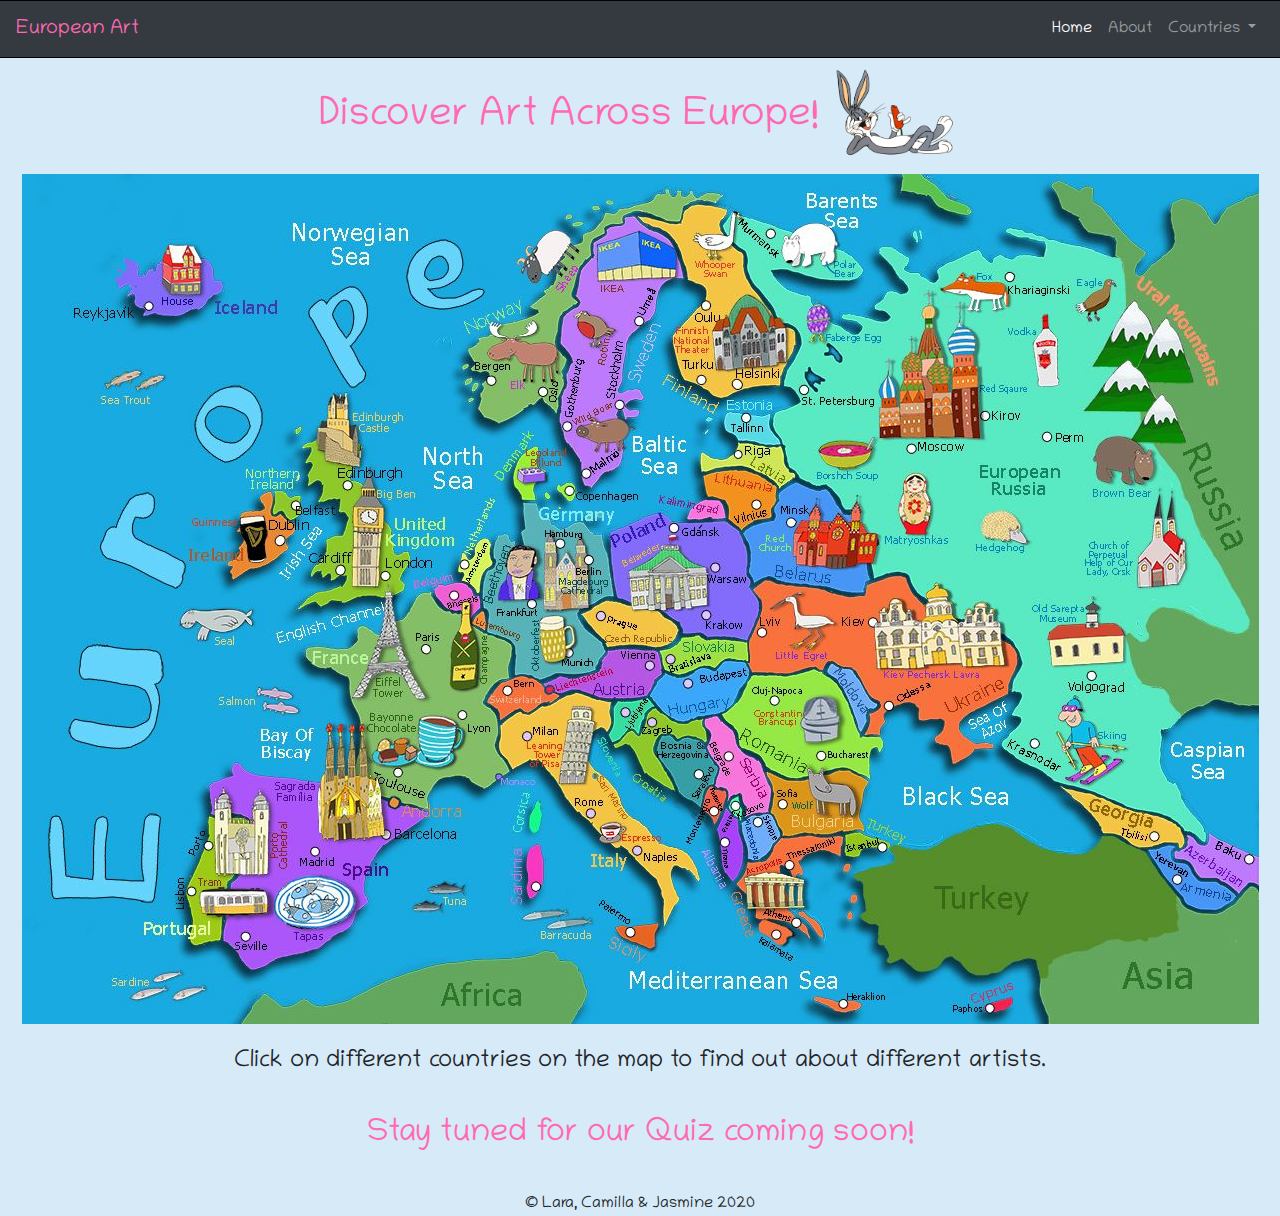
<file: index.html>
<!DOCTYPE html>
<html>
    <head>
        <title>Discover Art across Europe!</title> 
        <meta name="viewport" content="width=device-width", initial-scale= 1>
        <link href="https://fonts.googleapis.com/css2?family=Chilanka&display=swap" rel="stylesheet">
        <link rel="stylesheet" href="https://stackpath.bootstrapcdn.com/bootstrap/4.3.1/css/bootstrap.min.css" integrity="sha384-ggOyR0iXCbMQv3Xipma34MD+dH/1fQ784/j6cY/iJTQUOhcWr7x9JvoRxT2MZw1T" crossorigin="anonymous">
        <link rel="stylesheet" href="homestyle.css">
    </head>

<body class="general">

  <nav class="navbar navbar-expand-lg navbar-dark bg-dark" class="navbar">
    <a class="navbar-brand" href="index.html" style="color:hotpink">European Art</a>
    <button class="navbar-toggler" type="button" data-toggle="collapse" data-target="#navbarNavDropdown" aria-controls="navbarNavDropdown" aria-expanded="false" aria-label="Toggle navigation">
      <span class="navbar-toggler-icon"></span>
    </button>
    <div class="navbar-nav ml-auto" id="navbarNavDropdown" >
      <ul class="navbar-nav ml-auto">
        <li class="nav-item active">
          <a class="nav-link" href="index.html">Home <span class="sr-only">(current)</span></a>
        </li>
        <li class="nav-item">
          <a class="nav-link" href="about.html">About</a>
        </li>
        
        <li class="nav-item dropdown">
          <a class="nav-link dropdown-toggle" href="#" id="navbarDropdownMenuLink" role="button" data-toggle="dropdown" aria-haspopup="true" aria-expanded="false">
            Countries
          </a>
          <div class="dropdown-menu" aria-labelledby="navbarDropdownMenuLink">
            <a class="dropdown-item" href="germany.html">Germany</a>
            <a class="dropdown-item" href="italy.html">Italy</a>
            <a class="dropdown-item" href="unitedkingdom.html">UK</a>
          </div>
        </li>
      </ul>
    </div>
  </nav>

  <div class="header">
    <h1> Discover Art Across Europe!</h1>
    <img src="bugs.png" alt="bugsbunny" id="bugs">
  </div>

  <div class="centering">
    <div>
      <img src="generalmap.jpg" alt="homeimage" usemap="#image-map" width="1237"  height="850">
      <map name ="image-map">
          <area target="_parent" alt="Germany" title="Germany" href="germany.html" coords="500,310,600,400" shape="rect">
          <area target="_parent" alt="Italy" title="Italy" href="italy.html" coords="540,600,600,700" shape="rect">
          <area target="_parent" alt="United Kingdom" title="United Kingdom" href="unitedkingdom.html" coords="280,310,390,400" shape="rect">


      </map>
  </div>

  <div>
    <p style="font-size: 150%">Click on different countries on the map to find out about different artists.</p>
  </div>

  <h2>Stay tuned for our Quiz coming soon!</h2>

  <footer> © Lara, Camilla & Jasmine 2020 </footer>

 <!-- Bootstrap needs the these 3 javascript links for things like carousel and modals to work properly.
we also need jQuery for the code for the "scroll to the top" code in scripts.js -->
    <script src="https://code.jquery.com/jquery-3.3.1.min.js" integrity="sha256-FgpCb/KJQlLNfOu91ta32o/NMZxltwRo8QtmkMRdAu8=" crossorigin="anonymous"></script>
    <script src="https://cdnjs.cloudflare.com/ajax/libs/popper.js/1.14.7/umd/popper.min.js" integrity="sha384-UO2eT0CpHqdSJQ6hJty5KVphtPhzWj9WO1clHTMGa3JDZwrnQq4sF86dIHNDz0W1" crossorigin="anonymous"></script>
    <script src="https://stackpath.bootstrapcdn.com/bootstrap/4.3.1/js/bootstrap.min.js" integrity="sha384-JjSmVgyd0p3pXB1rRibZUAYoIIy6OrQ6VrjIEaFf/nJGzIxFDsf4x0xIM+B07jRM" crossorigin="anonymous"></script>
</body>
</html>
</file>
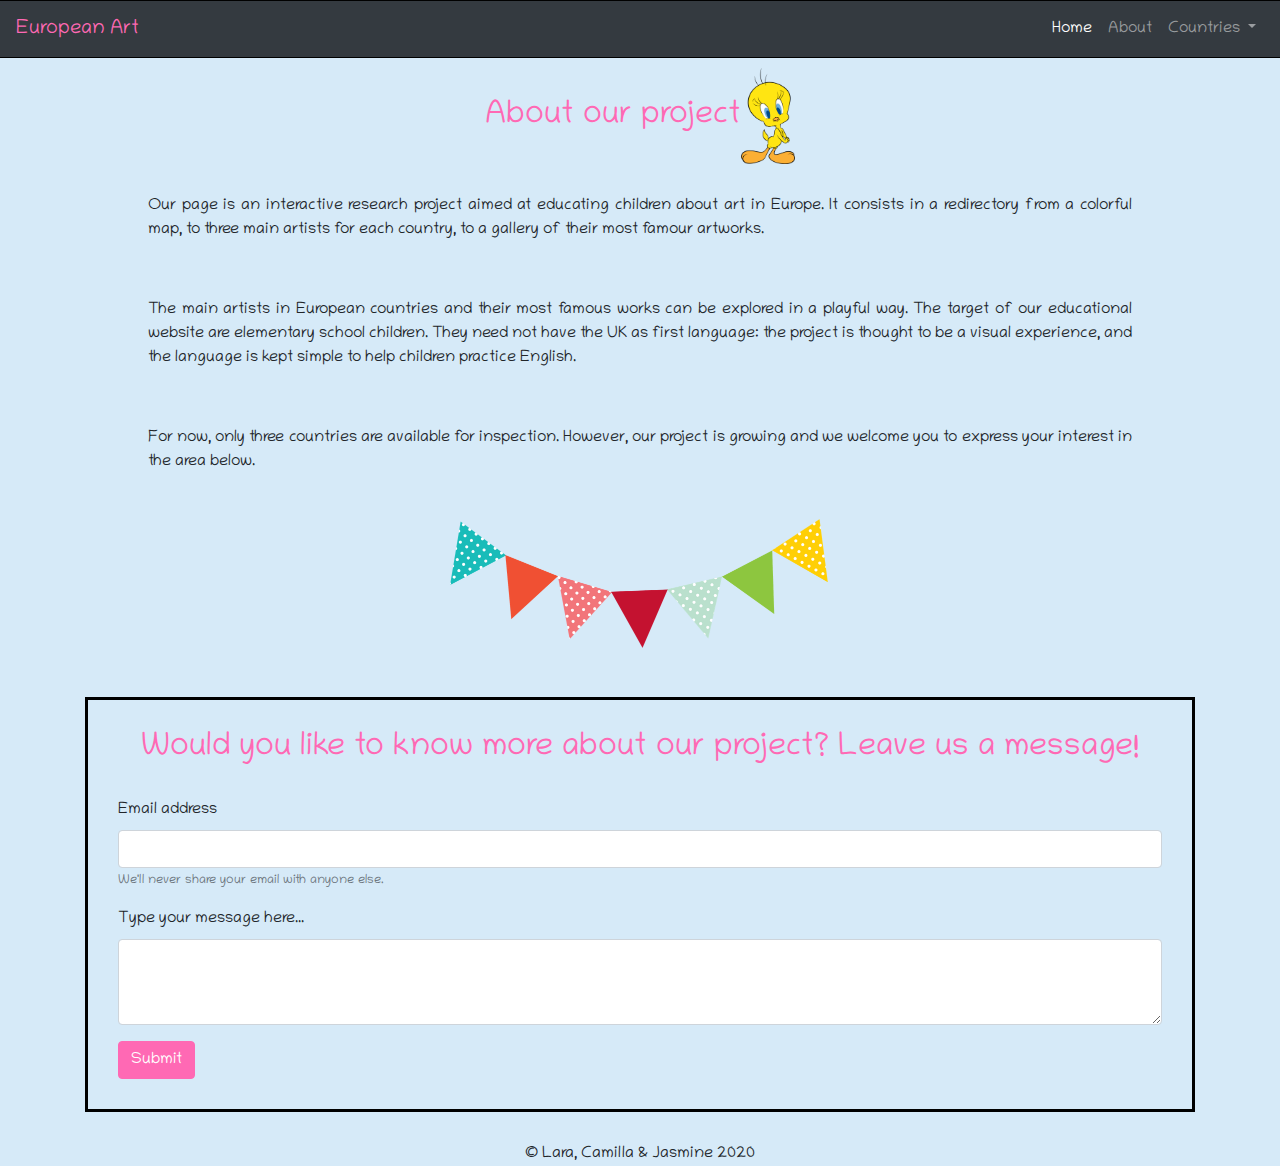
<file: about.html>
<!DOCTYPE html>
<html>
    <head>
        <title>About our project</title> 
        <meta name="viewport" content="width=device-width", initial-scale= 1>
        <link href="https://fonts.googleapis.com/css2?family=Chilanka&display=swap" rel="stylesheet">
        <link rel="stylesheet" href="https://stackpath.bootstrapcdn.com/bootstrap/4.3.1/css/bootstrap.min.css" integrity="sha384-ggOyR0iXCbMQv3Xipma34MD+dH/1fQ784/j6cY/iJTQUOhcWr7x9JvoRxT2MZw1T" crossorigin="anonymous">
        <link rel="stylesheet" href="homestyle.css">
    </head>
      
    <body class="general">

      <nav class="navbar navbar-expand-lg navbar-dark bg-dark" class="navbar">
        <a class="navbar-brand" href="index.html" style="color:hotpink">European Art</a>
        <button class="navbar-toggler" type="button" data-toggle="collapse" data-target="#navbarNavDropdown" aria-controls="navbarNavDropdown" aria-expanded="false" aria-label="Toggle navigation">
          <span class="navbar-toggler-icon"></span>
        </button>
        <div class="navbar-nav ml-auto" id="navbarNavDropdown" >
          <ul class="navbar-nav ml-auto">
            <li class="nav-item active">
              <a class="nav-link" href="index.html">Home <span class="sr-only">(current)</span></a>
            </li>
            <li class="nav-item">
              <a class="nav-link" href="about.html">About</a>
            </li>
            
            <li class="nav-item dropdown">
              <a class="nav-link dropdown-toggle" href="#" id="navbarDropdownMenuLink" role="button" data-toggle="dropdown" aria-haspopup="true" aria-expanded="false">
                Countries
              </a>
              <div class="dropdown-menu" aria-labelledby="navbarDropdownMenuLink">
                <a class="dropdown-item" href="germany.html">Germany</a>
                <a class="dropdown-item" href="italy.html">Italy</a>
                <a class="dropdown-item" href="unitedkingdom.html">UK</a>
              </div>
            </li>
          </ul>
        </div>
      </nav>

        <div>
            <div class="header">
              <h2 > About our project</h2>
              <img src="tweety.png" alt="tweety" id="tweety">
            </div>
          
            <div class="aboutourproject">
              <p> Our page is an interactive research project aimed at educating children about art in Europe. It consists in a redirectory from a colorful map, to three main artists for each country, to a gallery of their most famour artworks.</p>
              <p> The main artists in European countries and their most famous works can be explored in a playful way. The target of our educational website are elementary school children. They need not have the UK as first language: the project is thought to be a visual experience, and the language is kept simple to help children practice English.</p>
              <p> For now, only three countries are available for inspection. However, our project is growing and we welcome you to express your interest in the area below. </p>
            </div>
        </div>

    <img src="divider.png" alt="divider" class="divider">
  
        <div class="container" id="form">
              <form>
                  <h2 style="text-align: center">Would you like to know more about our project? Leave us a message!</h2>
                <div class="form-group" style="margin-top: 30px">
                  <label for="exampleInputEmail1">Email address</label>
                  <input type="email" class="form-control" id="exampleInputEmail1" aria-describedby="emailHelp">
                  <small id="emailHelp" class="form-text text-muted">We'll never share your email with anyone else.</small>
                </div>
                <div class="form-group">
                    <label for="exampleFormControlTextarea1">Type your message here...</label>
                    <textarea class="form-control" id="exampleFormControlTextarea1" rows="3"></textarea>
                  </div>
                <button type="submit" class="btn btn-primary" id="button">Submit</button>
              </form>
          </div>

<footer style="text-align: center"> © Lara, Camilla & Jasmine 2020 </footer>

        <!-- Bootstrap needs the these 3 javascript links for things like carousel and modals to work properly.
         we also need jQuery for the code for the "scroll to the top" code in scripts.js -->
    <script src="https://code.jquery.com/jquery-3.3.1.min.js" integrity="sha256-FgpCb/KJQlLNfOu91ta32o/NMZxltwRo8QtmkMRdAu8=" crossorigin="anonymous"></script>
    <script src="https://cdnjs.cloudflare.com/ajax/libs/popper.js/1.14.7/umd/popper.min.js" integrity="sha384-UO2eT0CpHqdSJQ6hJty5KVphtPhzWj9WO1clHTMGa3JDZwrnQq4sF86dIHNDz0W1" crossorigin="anonymous"></script>
    <script src="https://stackpath.bootstrapcdn.com/bootstrap/4.3.1/js/bootstrap.min.js" integrity="sha384-JjSmVgyd0p3pXB1rRibZUAYoIIy6OrQ6VrjIEaFf/nJGzIxFDsf4x0xIM+B07jRM" crossorigin="anonymous"></script>

    </body>

</html>
</file>
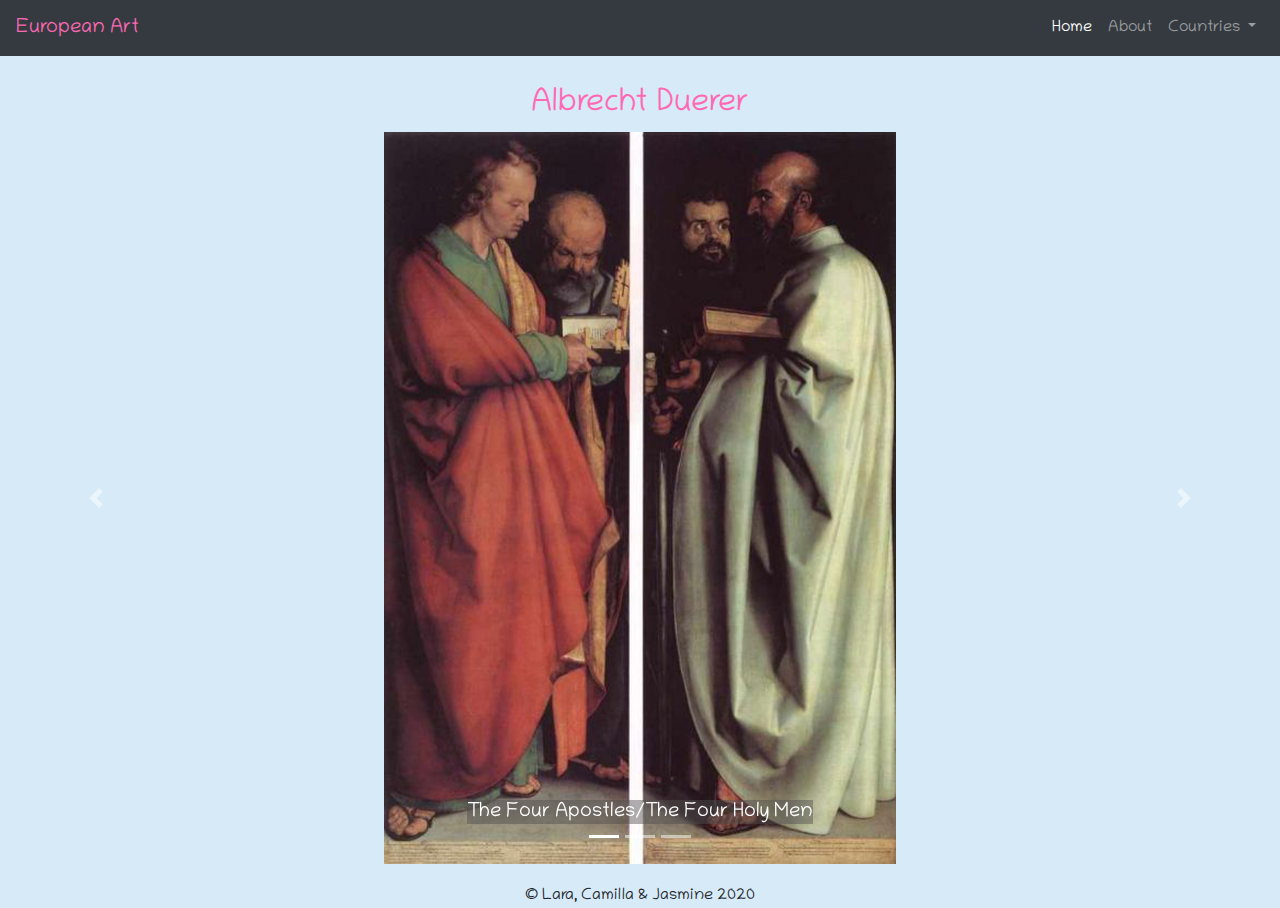
<file: duerer.html>
<!DOCTYPE html>
<html>
    <head>
        <title>Albrecht Duerer</title> 
        <meta name="viewport" content="width=device-width", initial-scale= 1>
        <link href="https://fonts.googleapis.com/css2?family=Chilanka&display=swap" rel="stylesheet">
        <link rel="stylesheet" href="https://stackpath.bootstrapcdn.com/bootstrap/4.3.1/css/bootstrap.min.css" integrity="sha384-ggOyR0iXCbMQv3Xipma34MD+dH/1fQ784/j6cY/iJTQUOhcWr7x9JvoRxT2MZw1T" crossorigin="anonymous">
        <link rel="stylesheet" href="style.css">
    </head>

<body class="general">

<!-- Navbar -->

<nav class="navbar navbar-expand-lg navbar-dark bg-dark" class="navbar">
  <a class="navbar-brand" href="index.html" style="color:hotpink">European Art</a>
  <button class="navbar-toggler" type="button" data-toggle="collapse" data-target="#navbarNavDropdown" aria-controls="navbarNavDropdown" aria-expanded="false" aria-label="Toggle navigation">
    <span class="navbar-toggler-icon"></span>
  </button>
  <div class="navbar-nav ml-auto" id="navbarNavDropdown" >
    <ul class="navbar-nav ml-auto">
      <li class="nav-item active">
        <a class="nav-link" href="index.html">Home <span class="sr-only">(current)</span></a>
      </li>
      <li class="nav-item">
        <a class="nav-link" href="about.html">About</a>
      </li>
      
      <li class="nav-item dropdown">
        <a class="nav-link dropdown-toggle" href="#" id="navbarDropdownMenuLink" role="button" data-toggle="dropdown" aria-haspopup="true" aria-expanded="false">
          Countries
        </a>
        <div class="dropdown-menu" aria-labelledby="navbarDropdownMenuLink">
          <a class="dropdown-item" href="germany.html">Germany</a>
          <a class="dropdown-item" href="italy.html">Italy</a>
          <a class="dropdown-item" href="unitedkingdom.html">UK</a>
        </div>
      </li>
    </ul>
  </div>
</nav>

<!-- Navbar ends -->

          <h2 class="header">Albrecht Duerer</h2>


<main>
          <div id="carouselExampleCaptions" class="carousel slide" data-ride="carousel">
            <ol class="carousel-indicators">
              <li data-target="#carouselExampleCaptions" data-slide-to="0" class="active"></li>
              <li data-target="#carouselExampleCaptions" data-slide-to="1"></li>
              <li data-target="#carouselExampleCaptions" data-slide-to="2"></li>
            </ol>
            <div class="carousel-inner">
              <div class="carousel-item active">
                <img src="images/Duerer_1.jpg" class="d-block w-100" alt="duerer1">
                <div class="carousel-caption d-none d-md-block">
                  <h5 style="background-color: #504f4f75"> The Four Apostles/The Four Holy Men </h5>
                  
                </div>
              </div>
              <div class="carousel-item">
                <img src="images/Duerer_2.jpg" class="d-block w-100" alt="duerer">
                <div class="carousel-caption d-none d-md-block">
                <h5 style="background-color: #504f4f75">Madonna and Child</h5>
                  
                </div>
              </div>
              <div class="carousel-item">
                <img src="images/Duerer_3.jpg" class="d-block w-100" alt="duerer3">
                <div class="carousel-caption d-none d-md-block">
                  <h5 style="background-color: #504f4f75">Martyrdom of the Ten Thousand</h5>
                </div>
              </div>
            </div>
            <a class="carousel-control-prev" href="#carouselExampleCaptions" role="button" data-slide="prev">
              <span class="carousel-control-prev-icon" aria-hidden="true"></span>
              <span class="sr-only">Previous</span>
            </a>
            <a class="carousel-control-next" href="#carouselExampleCaptions" role="button" data-slide="next">
              <span class="carousel-control-next-icon" aria-hidden="true"></span>
              <span class="sr-only">Next</span>
            </a>
          </div>
</main>

<footer style="text-align: center"> © Lara, Camilla & Jasmine 2020 </footer>

        <!-- Bootstrap needs the these 3 javascript links for things like carousel and modals to work properly.
         we also need jQuery for the code for the "scroll to the top" code in scripts.js -->
    <script src="https://code.jquery.com/jquery-3.3.1.min.js" integrity="sha256-FgpCb/KJQlLNfOu91ta32o/NMZxltwRo8QtmkMRdAu8=" crossorigin="anonymous"></script>
    <script src="https://cdnjs.cloudflare.com/ajax/libs/popper.js/1.14.7/umd/popper.min.js" integrity="sha384-UO2eT0CpHqdSJQ6hJty5KVphtPhzWj9WO1clHTMGa3JDZwrnQq4sF86dIHNDz0W1" crossorigin="anonymous"></script>
    <script src="https://stackpath.bootstrapcdn.com/bootstrap/4.3.1/js/bootstrap.min.js" integrity="sha384-JjSmVgyd0p3pXB1rRibZUAYoIIy6OrQ6VrjIEaFf/nJGzIxFDsf4x0xIM+B07jRM" crossorigin="anonymous"></script>
    </body>
</html>
</file>
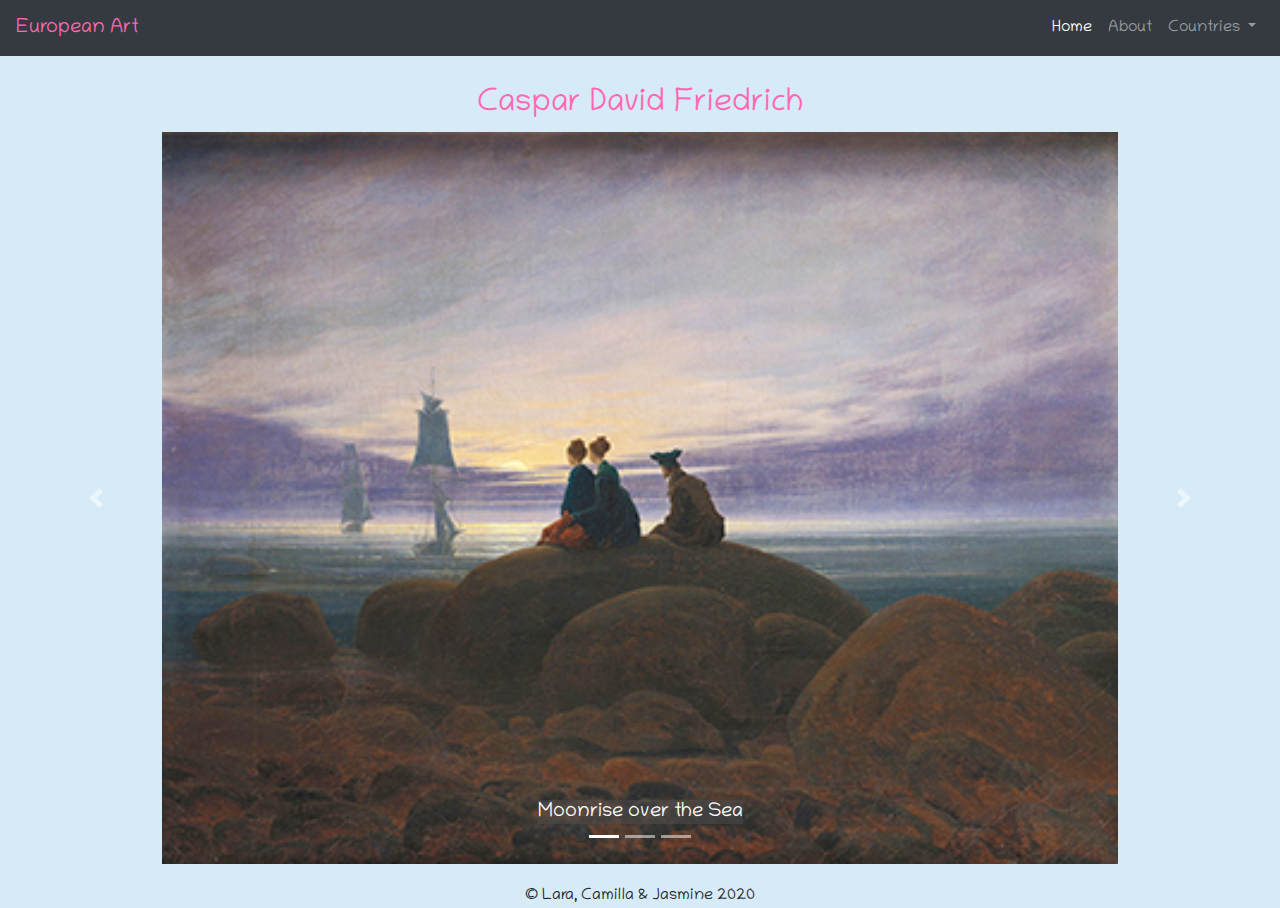
<file: Friedrich.html>
<!DOCTYPE html>
<html>
    <head>
        <title>Kasper David Friedrich</title> 
        <meta name="viewport" content="width=device-width", initial-scale= 1>
        <link href="https://fonts.googleapis.com/css2?family=Chilanka&display=swap" rel="stylesheet">
        <link rel="stylesheet" href="https://stackpath.bootstrapcdn.com/bootstrap/4.3.1/css/bootstrap.min.css" integrity="sha384-ggOyR0iXCbMQv3Xipma34MD+dH/1fQ784/j6cY/iJTQUOhcWr7x9JvoRxT2MZw1T" crossorigin="anonymous">
        <link rel="stylesheet" href="style.css">
    </head>

<body class="general">

<!-- Navbar -->
<nav class="navbar navbar-expand-lg navbar-dark bg-dark" class="navbar">
  <a class="navbar-brand" href="index.html" style="color:hotpink">European Art</a>
  <button class="navbar-toggler" type="button" data-toggle="collapse" data-target="#navbarNavDropdown" aria-controls="navbarNavDropdown" aria-expanded="false" aria-label="Toggle navigation">
    <span class="navbar-toggler-icon"></span>
  </button>
  <div class="navbar-nav ml-auto" id="navbarNavDropdown" >
    <ul class="navbar-nav ml-auto">
      <li class="nav-item active">
        <a class="nav-link" href="index.html">Home <span class="sr-only">(current)</span></a>
      </li>
      <li class="nav-item">
        <a class="nav-link" href="about.html">About</a>
      </li>
      
      <li class="nav-item dropdown">
        <a class="nav-link dropdown-toggle" href="#" id="navbarDropdownMenuLink" role="button" data-toggle="dropdown" aria-haspopup="true" aria-expanded="false">
          Countries
        </a>
        <div class="dropdown-menu" aria-labelledby="navbarDropdownMenuLink">
          <a class="dropdown-item" href="germany.html">Germany</a>
          <a class="dropdown-item" href="italy.html">Italy</a>
          <a class="dropdown-item" href="unitedkingdom.html">UK</a>
        </div>
      </li>
    </ul>
  </div>
</nav>

<!-- Navbar ends -->

          <h2 class="header">Caspar David Friedrich</h2>


<main>
          <div id="carouselExampleCaptions" class="carousel slide" data-ride="carousel">
            <ol class="carousel-indicators">
              <li data-target="#carouselExampleCaptions" data-slide-to="0" class="active"></li>
              <li data-target="#carouselExampleCaptions" data-slide-to="1"></li>
              <li data-target="#carouselExampleCaptions" data-slide-to="2"></li>
            </ol>
            <div class="carousel-inner">
              <div class="carousel-item active">
                <img src="images/Friedrich1.jpg" class="d-block w-100" alt="Friedrich_1">
                <div class="carousel-caption d-none d-md-block">
                  <h5 style="background-color: #504f4f75"> Moonrise over the Sea </h5>
                  
                </div>
              </div>
              <div class="carousel-item">
                <img src="images/Friedrich2.jpg" class="d-block w-100" alt="Friedrich_2">
                <div class="carousel-caption d-none d-md-block">
                <h5 style="background-color: #504f4f75">The Stages of Life</h5>
                  
                </div>
              </div>
              <div class="carousel-item">
                <img src="images/Friedrich3.jpg" class="d-block w-100" alt="Friedrich_3">
                <div class="carousel-caption d-none d-md-block">
                  <h5 style="background-color: #504f4f75">Seashore by Moonlight</h5>
                </div>
              </div>
            </div>
            <a class="carousel-control-prev" href="#carouselExampleCaptions" role="button" data-slide="prev">
              <span class="carousel-control-prev-icon" aria-hidden="true"></span>
              <span class="sr-only">Previous</span>
            </a>
            <a class="carousel-control-next" href="#carouselExampleCaptions" role="button" data-slide="next">
              <span class="carousel-control-next-icon" aria-hidden="true"></span>
              <span class="sr-only">Next</span>
            </a>
          </div>
</main>

<footer style="text-align: center"> © Lara, Camilla & Jasmine 2020 </footer>

        <!-- Bootstrap needs the these 3 javascript links for things like carousel and modals to work properly.
         we also need jQuery for the code for the "scroll to the top" code in scripts.js -->
    <script src="https://code.jquery.com/jquery-3.3.1.min.js" integrity="sha256-FgpCb/KJQlLNfOu91ta32o/NMZxltwRo8QtmkMRdAu8=" crossorigin="anonymous"></script>
    <script src="https://cdnjs.cloudflare.com/ajax/libs/popper.js/1.14.7/umd/popper.min.js" integrity="sha384-UO2eT0CpHqdSJQ6hJty5KVphtPhzWj9WO1clHTMGa3JDZwrnQq4sF86dIHNDz0W1" crossorigin="anonymous"></script>
    <script src="https://stackpath.bootstrapcdn.com/bootstrap/4.3.1/js/bootstrap.min.js" integrity="sha384-JjSmVgyd0p3pXB1rRibZUAYoIIy6OrQ6VrjIEaFf/nJGzIxFDsf4x0xIM+B07jRM" crossorigin="anonymous"></script>
    </body>
</html>
</file>
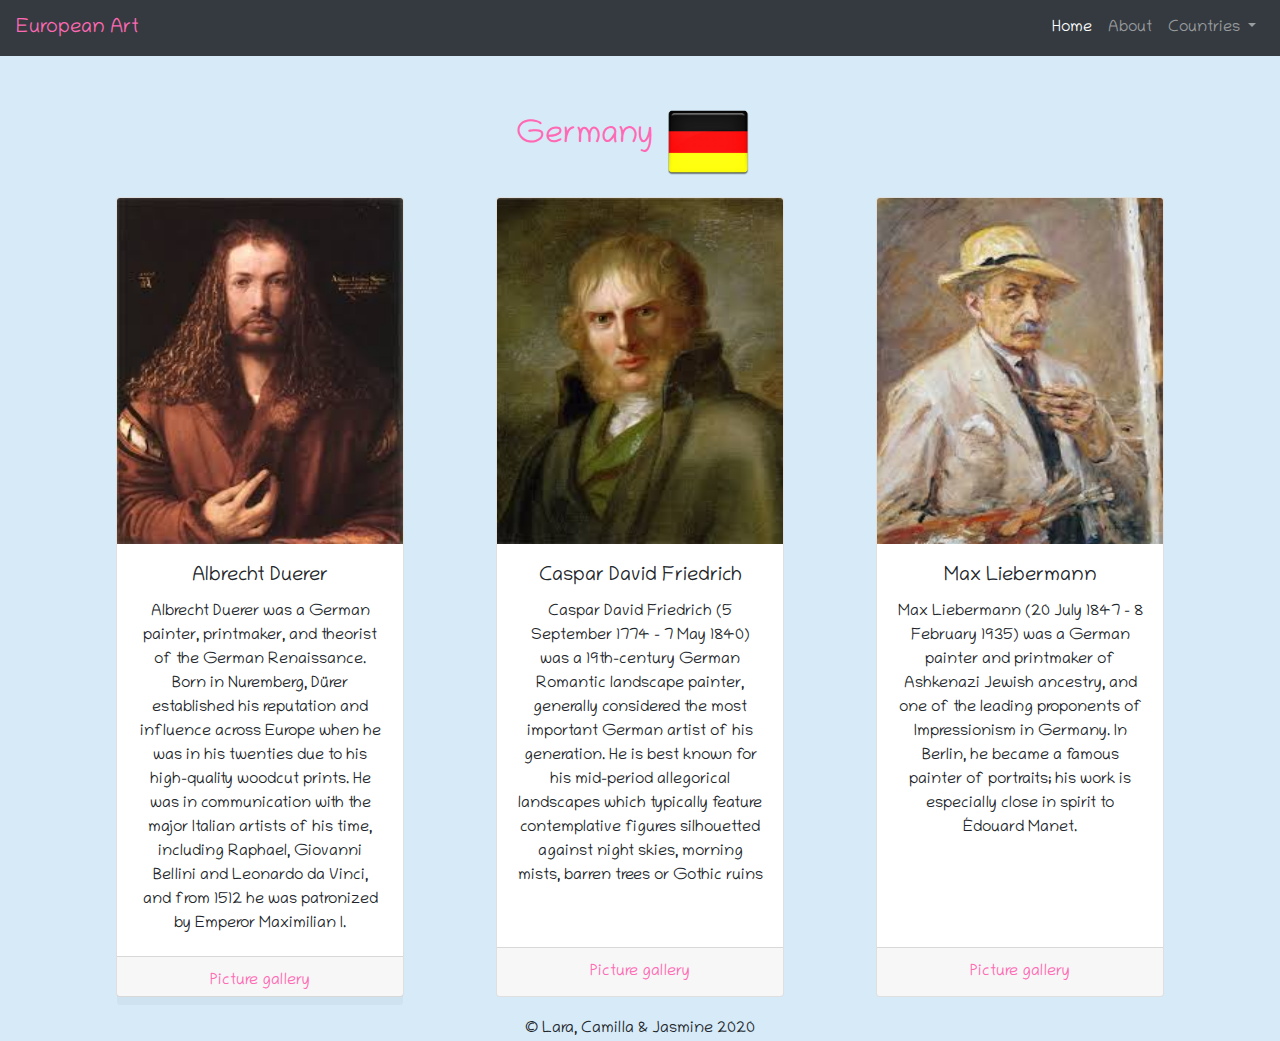
<file: germany.html>
<!DOCTYPE html>
<html>

   <head>
      <title>Germany</title> 
      <meta name="viewport" content="width=device-width", initial-scale= 1>
      <link href="https://fonts.googleapis.com/css2?family=Chilanka&display=swap" rel="stylesheet">
      <link rel="stylesheet" href="https://stackpath.bootstrapcdn.com/bootstrap/4.3.1/css/bootstrap.min.css" integrity="sha384-ggOyR0iXCbMQv3Xipma34MD+dH/1fQ784/j6cY/iJTQUOhcWr7x9JvoRxT2MZw1T" crossorigin="anonymous">
      <link rel="stylesheet" href="style.css">
  </head>

  <body class="general">

    <!-- Navbar -->

    <nav class="navbar navbar-expand-lg navbar-dark bg-dark" class="navbar">
      <a class="navbar-brand" href="index.html" style="color:hotpink">European Art</a>
      <button class="navbar-toggler" type="button" data-toggle="collapse" data-target="#navbarNavDropdown" aria-controls="navbarNavDropdown" aria-expanded="false" aria-label="Toggle navigation">
        <span class="navbar-toggler-icon"></span>
      </button>
      <div class="navbar-nav ml-auto" id="navbarNavDropdown" >
        <ul class="navbar-nav ml-auto">
          <li class="nav-item active">
            <a class="nav-link" href="index.html">Home <span class="sr-only">(current)</span></a>
          </li>
          <li class="nav-item">
            <a class="nav-link" href="about.html">About</a>
          </li>
          
          <li class="nav-item dropdown">
            <a class="nav-link dropdown-toggle" href="#" id="navbarDropdownMenuLink" role="button" data-toggle="dropdown" aria-haspopup="true" aria-expanded="false">
              Countries
            </a>
            <div class="dropdown-menu" aria-labelledby="navbarDropdownMenuLink">
              <a class="dropdown-item" href="germany.html">Germany</a>
              <a class="dropdown-item" href="italy.html">Italy</a>
              <a class="dropdown-item" href="unitedkingdom.html">UK</a>
            </div>
          </li>
        </ul>
      </div>
    </nav>
    <!-- Navbar ends -->

  <main>
    <div class="container" id="Country">

      <div class="header">
      <h2 style=text-align:center class="title" > Germany</h2>
      <img src="germanyicon.png" id="germanyflag">
      </div>

        <div class="row" id="artists">
          <div class="col-lg-4">
            <div class="card text-center" style="width: 18rem; height: 50rem;">
              <img src="images/Duerer.jpg" class="card-img-top" alt="Duerer" >
              <div class="card-body">
                <h5 class="card-title">Albrecht Duerer</h5>
                <p class="card-text">Albrecht Duerer was a German painter, printmaker, and theorist of the German Renaissance. Born in Nuremberg, Dürer established his reputation and influence across Europe when he was in his twenties due to his high-quality woodcut prints. He was in communication with the major Italian artists of his time, including Raphael, Giovanni Bellini and Leonardo da Vinci, and from 1512 he was patronized by Emperor Maximilian I. </p>
               
              </div>
              <div class="card-footer">
                <a class="card-link" href="duerer.html">Picture gallery <span class="sr-only">(current)</span></a>
              </div>
            </div>
          </div>
          <div class="col-lg-4">
            <div class="card text-center" style="width: 18rem; height: 50rem;">
              <img src="images/Friedrich.jpg" class="card-img-top" alt="Friedrich">
              <div class="card-body">
                <h5 class="card-title">Caspar David Friedrich</h5>
                <p class="card-text">Caspar David Friedrich (5 September 1774 – 7 May 1840) was a 19th-century German Romantic landscape painter, generally considered the most important German artist of his generation. He is best known for his mid-period allegorical landscapes which typically feature contemplative figures silhouetted against night skies, morning mists, barren trees or Gothic ruins </p>
                
              </div>
              <div class="card-footer">
                <a class="card-link" href="friedrich.html">Picture gallery <span class="sr-only">(current)</span></a>
              </div>
            </div>
          </div>
            <div class="col-lg-4">
              <div class="card text-center" style="width: 18rem; height: 50rem;">
                <img src="images/Liebermann.jpg" class="card-img-top" alt="Liebermann">
                <div class="card-body">
                    <h5 class="card-title">Max Liebermann</h5>
                    <p class="card-text">Max Liebermann (20 July 1847 – 8 February 1935) was a German painter and printmaker of Ashkenazi Jewish ancestry, and one of the leading proponents of Impressionism in Germany. In Berlin, he became a famous painter of portraits; his work is especially close in spirit to Édouard Manet. </p>
                    
                </div>
                <div class="card-footer">
                  <a class="card-link" href="Liebermann.html">Picture gallery <span class="sr-only">(current)</span></a>
                </div>
              </div>
              
              
            </div> 
        </div>
    </div>       
</main>

<footer style="text-align: center"> © Lara, Camilla & Jasmine 2020 </footer>

        <!-- Bootstrap needs the these 3 javascript links for things like carousel and modals to work properly.
         we also need jQuery for the code for the "scroll to the top" code in scripts.js -->
    <script src="https://code.jquery.com/jquery-3.3.1.min.js" integrity="sha256-FgpCb/KJQlLNfOu91ta32o/NMZxltwRo8QtmkMRdAu8=" crossorigin="anonymous"></script>
    <script src="https://cdnjs.cloudflare.com/ajax/libs/popper.js/1.14.7/umd/popper.min.js" integrity="sha384-UO2eT0CpHqdSJQ6hJty5KVphtPhzWj9WO1clHTMGa3JDZwrnQq4sF86dIHNDz0W1" crossorigin="anonymous"></script>
    <script src="https://stackpath.bootstrapcdn.com/bootstrap/4.3.1/js/bootstrap.min.js" integrity="sha384-JjSmVgyd0p3pXB1rRibZUAYoIIy6OrQ6VrjIEaFf/nJGzIxFDsf4x0xIM+B07jRM" crossorigin="anonymous"></script>

    </body>

</html>
</file>
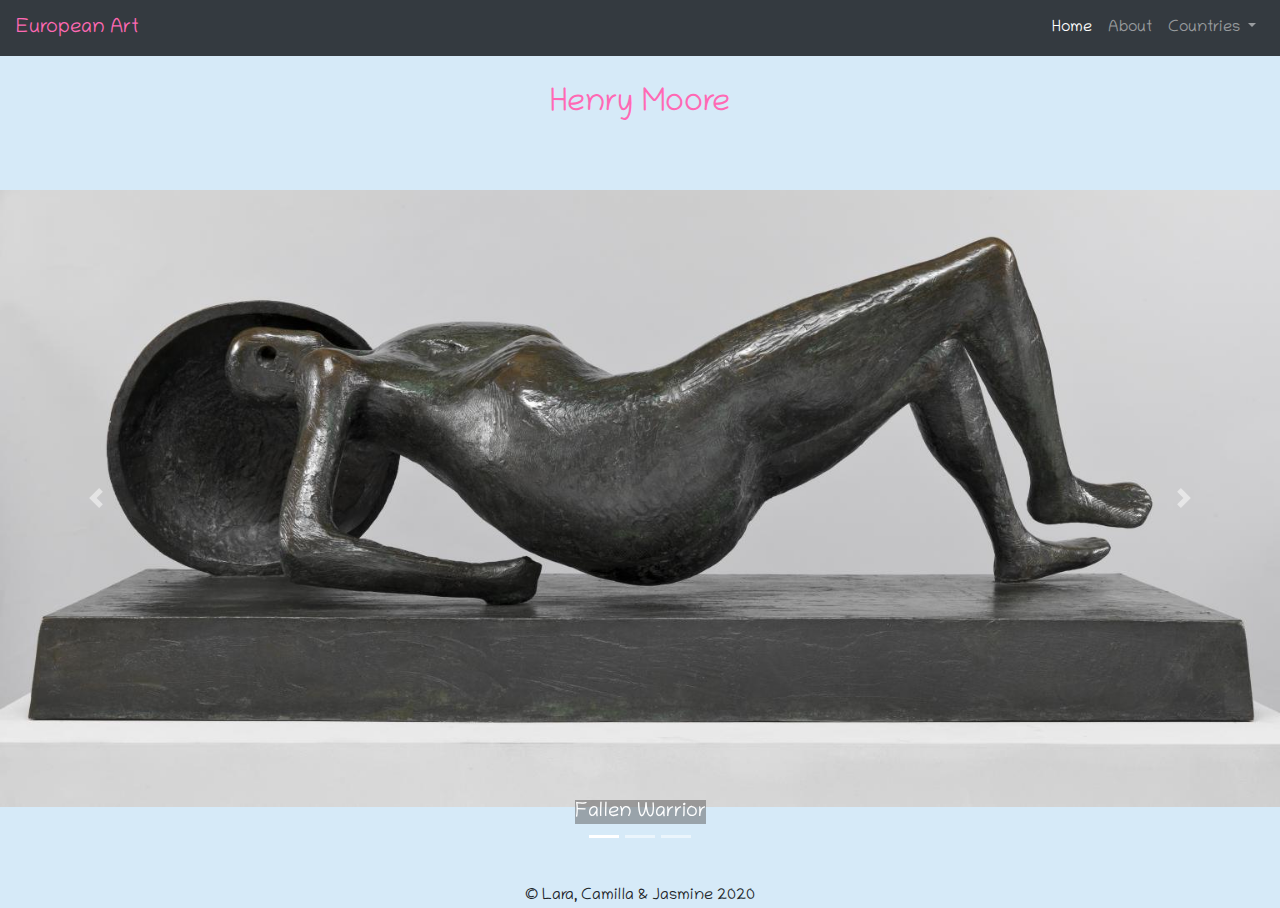
<file: henry.html>
<!DOCTYPE html>
<html>
    <head>
        <title>Henry Moore</title> 
        <meta name="viewport" content="width=device-width", initial-scale= 1>
        <link href="https://fonts.googleapis.com/css2?family=Chilanka&display=swap" rel="stylesheet">
        <link rel="stylesheet" href="https://stackpath.bootstrapcdn.com/bootstrap/4.3.1/css/bootstrap.min.css" integrity="sha384-ggOyR0iXCbMQv3Xipma34MD+dH/1fQ784/j6cY/iJTQUOhcWr7x9JvoRxT2MZw1T" crossorigin="anonymous">
        <link rel="stylesheet" href="style.css">
    </head>

<body class="general">

<!-- Navbar -->

<nav class="navbar navbar-expand-lg navbar-dark bg-dark" class="navbar">
  <a class="navbar-brand" href="index.html" style="color:hotpink">European Art</a>
  <button class="navbar-toggler" type="button" data-toggle="collapse" data-target="#navbarNavDropdown" aria-controls="navbarNavDropdown" aria-expanded="false" aria-label="Toggle navigation">
    <span class="navbar-toggler-icon"></span>
  </button>
  <div class="navbar-nav ml-auto" id="navbarNavDropdown" >
    <ul class="navbar-nav ml-auto">
      <li class="nav-item active">
        <a class="nav-link" href="index.html">Home <span class="sr-only">(current)</span></a>
      </li>
      <li class="nav-item">
        <a class="nav-link" href="about.html">About</a>
      </li>
      
      <li class="nav-item dropdown">
        <a class="nav-link dropdown-toggle" href="#" id="navbarDropdownMenuLink" role="button" data-toggle="dropdown" aria-haspopup="true" aria-expanded="false">
          Countries
        </a>
        <div class="dropdown-menu" aria-labelledby="navbarDropdownMenuLink">
          <a class="dropdown-item" href="germany.html">Germany</a>
          <a class="dropdown-item" href="italy.html">Italy</a>
          <a class="dropdown-item" href="unitedkingdom.html">UK</a>
        </div>
      </li>
    </ul>
  </div>
</nav>

<!-- Navbar ends -->

          <h2 class="header">Henry Moore</h2>


<main>
          <div id="carouselExampleCaptions" class="carousel slide" data-ride="carousel">
            <ol class="carousel-indicators">
              <li data-target="#carouselExampleCaptions" data-slide-to="0" class="active"></li>
              <li data-target="#carouselExampleCaptions" data-slide-to="1"></li>
              <li data-target="#carouselExampleCaptions" data-slide-to="2"></li>
            </ol>
            <div class="carousel-inner">
              <div class="carousel-item active">
                <img src="images/Henry_1.jpg" class="d-block w-100" alt="Henry_1">
                <div class="carousel-caption d-none d-md-block">
                  <h5 style="background-color: #504f4f75"> Fallen Warrior</h5>
                  
                </div>
              </div>
              <div class="carousel-item">
                <img src="images/Henry_2.jpg" class="d-block w-100" alt="Henry_2">
                <div class="carousel-caption d-none d-md-block">
                <h5 style="background-color: #504f4f75">At the Coal Face. A Miner Pushing a Tub.</h5>
                  
                </div>
              </div>
              <div class="carousel-item">
                <img src="images/Henry_3.jpg" class="d-block w-100" alt="Henry_3">
                <div class="carousel-caption d-none d-md-block">
                  <h5 style="background-color: #504f4f75">Family Group</h5>
                </div>
              </div>
            </div>
            <a class="carousel-control-prev" href="#carouselExampleCaptions" role="button" data-slide="prev">
              <span class="carousel-control-prev-icon" aria-hidden="true"></span>
              <span class="sr-only">Previous</span>
            </a>
            <a class="carousel-control-next" href="#carouselExampleCaptions" role="button" data-slide="next">
              <span class="carousel-control-next-icon" aria-hidden="true"></span>
              <span class="sr-only">Next</span>
            </a>
          </div>
</main>

<footer style="text-align: center"> © Lara, Camilla & Jasmine 2020 </footer>

        <!-- Bootstrap needs the these 3 javascript links for things like carousel and modals to work properly.
         we also need jQuery for the code for the "scroll to the top" code in scripts.js -->
    <script src="https://code.jquery.com/jquery-3.3.1.min.js" integrity="sha256-FgpCb/KJQlLNfOu91ta32o/NMZxltwRo8QtmkMRdAu8=" crossorigin="anonymous"></script>
    <script src="https://cdnjs.cloudflare.com/ajax/libs/popper.js/1.14.7/umd/popper.min.js" integrity="sha384-UO2eT0CpHqdSJQ6hJty5KVphtPhzWj9WO1clHTMGa3JDZwrnQq4sF86dIHNDz0W1" crossorigin="anonymous"></script>
    <script src="https://stackpath.bootstrapcdn.com/bootstrap/4.3.1/js/bootstrap.min.js" integrity="sha384-JjSmVgyd0p3pXB1rRibZUAYoIIy6OrQ6VrjIEaFf/nJGzIxFDsf4x0xIM+B07jRM" crossorigin="anonymous"></script>
    </body>
</html>
</file>
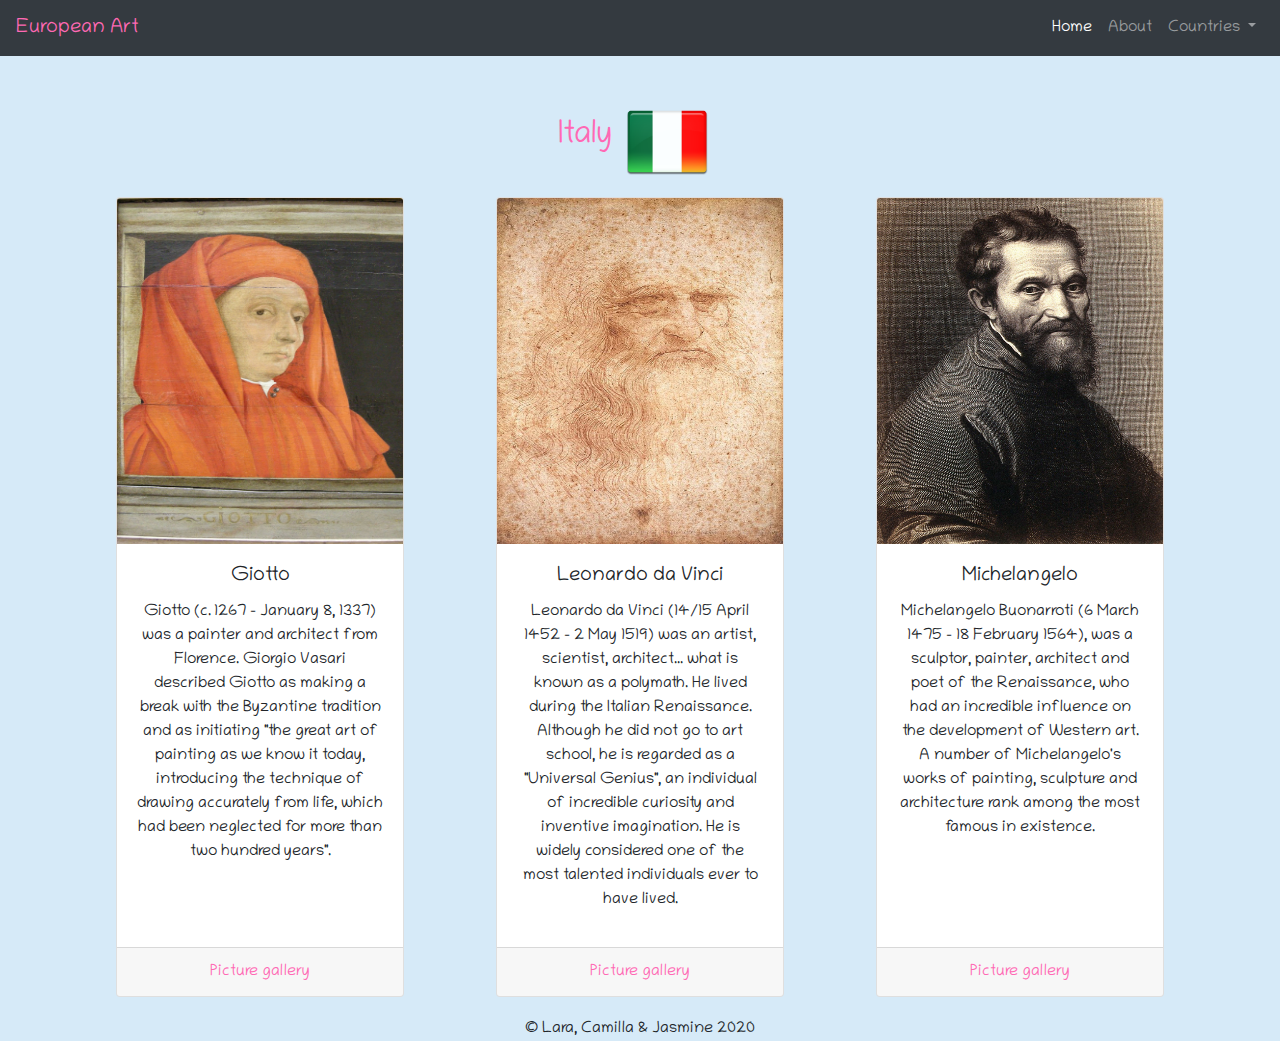
<file: italy.html>
<!DOCTYPE html>
<html>

   <head>
      <title>Italy</title> 
      <meta name="viewport" content="width=device-width", initial-scale= 1>
      <link href="https://fonts.googleapis.com/css2?family=Chilanka&display=swap" rel="stylesheet">
      <link rel="stylesheet" href="https://stackpath.bootstrapcdn.com/bootstrap/4.3.1/css/bootstrap.min.css" integrity="sha384-ggOyR0iXCbMQv3Xipma34MD+dH/1fQ784/j6cY/iJTQUOhcWr7x9JvoRxT2MZw1T" crossorigin="anonymous">
      <link rel="stylesheet" href="style.css">
  </head>

  <body class="general">

    <!-- Navbar -->
    <nav class="navbar navbar-expand-lg navbar-dark bg-dark" class="navbar">
      <a class="navbar-brand" href="index.html" style="color:hotpink">European Art</a>
      <button class="navbar-toggler" type="button" data-toggle="collapse" data-target="#navbarNavDropdown" aria-controls="navbarNavDropdown" aria-expanded="false" aria-label="Toggle navigation">
        <span class="navbar-toggler-icon"></span>
      </button>
      <div class="navbar-nav ml-auto" id="navbarNavDropdown" >
        <ul class="navbar-nav ml-auto">
          <li class="nav-item active">
            <a class="nav-link" href="index.html">Home <span class="sr-only">(current)</span></a>
          </li>
          <li class="nav-item">
            <a class="nav-link" href="about.html">About</a>
          </li>
          
          <li class="nav-item dropdown">
            <a class="nav-link dropdown-toggle" href="#" id="navbarDropdownMenuLink" role="button" data-toggle="dropdown" aria-haspopup="true" aria-expanded="false">
              Countries
            </a>
            <div class="dropdown-menu" aria-labelledby="navbarDropdownMenuLink">
              <a class="dropdown-item" href="germany.html">Germany</a>
              <a class="dropdown-item" href="italy.html">Italy</a>
              <a class="dropdown-item" href="unitedkingdom.html">UK</a>
            </div>
          </li>
        </ul>
      </div>
    </nav>
    <!-- Navbar ends -->

  <main>
    <div class="container" id="Country">

      <div class="header">
      <h2 style=text-align:center class="title" > Italy</h2>
      <img src="italyicon.png" id="germanyflag">
      </div>

        <div class="row" id="artists">
          <div class="col-lg-4">
            <div class="card text-center" style="width: 18rem; height: 50rem;">
              <img src="images/Giotto.jpg" class="card-img-top" alt="Giotto" >
              <div class="card-body">
                <h5 class="card-title">Giotto</h5>
                <p class="card-text"> Giotto (c. 1267 – January 8, 1337) was a painter and architect from Florence. Giorgio Vasari described Giotto as making a break with the Byzantine tradition and as initiating "the great art of painting as we know it today, introducing the technique of drawing accurately from life, which had been neglected for more than two hundred years". </p>
               
              </div>
              <div class="card-footer">
                <a class="card-link" href="giotto.html">Picture gallery <span class="sr-only">(current)</span></a>
              </div>
            </div>
          </div>
          <div class="col-lg-4">
            <div class="card text-center" style="width: 18rem; height: 50rem;">
              <img src="images/Leonardo.jpg" class="card-img-top" alt="Leonardo">
              <div class="card-body">
                <h5 class="card-title">Leonardo da Vinci</h5>
                <p class="card-text"> Leonardo da Vinci (14/15 April 1452 – 2 May 1519) was an artist, scientist, architect... what is known as a polymath. He lived during the Italian Renaissance. Although he did not go to art school, he is regarded as a "Universal Genius", an individual of incredible curiosity and inventive imagination. He is widely considered one of the most talented individuals ever to have lived. </p>
                
              </div>
              <div class="card-footer">
                <a class="card-link" href="Leonardo.html">Picture gallery <span class="sr-only">(current)</span></a>
              </div>
            </div>
          </div>
            <div class="col-lg-4">
              <div class="card text-center" style="width: 18rem; height: 50rem;">
                <img src="images/Michelangelo.jpg" class="card-img-top" alt="Michelangelo">
                <div class="card-body">
                    <h5 class="card-title">Michelangelo</h5>
                    <p class="card-text"> Michelangelo Buonarroti (6 March 1475 – 18 February 1564), was a sculptor, painter, architect and poet of the Renaissance, who had an incredible influence on the development of Western art. A number of Michelangelo's works of painting, sculpture and architecture rank among the most famous in existence. </p>
                </div>
                <div class="card-footer">
                  <a class="card-link" href="michelangelo.html">Picture gallery <span class="sr-only">(current)</span></a>
                </div>
              </div>
              
              
            </div> 
        </div>
    </div>       
</main>

<footer style="text-align: center"> © Lara, Camilla & Jasmine 2020 </footer>

        <!-- Bootstrap needs the these 3 javascript links for things like carousel and modals to work properly.
         we also need jQuery for the code for the "scroll to the top" code in scripts.js -->
    <script src="https://code.jquery.com/jquery-3.3.1.min.js" integrity="sha256-FgpCb/KJQlLNfOu91ta32o/NMZxltwRo8QtmkMRdAu8=" crossorigin="anonymous"></script>
    <script src="https://cdnjs.cloudflare.com/ajax/libs/popper.js/1.14.7/umd/popper.min.js" integrity="sha384-UO2eT0CpHqdSJQ6hJty5KVphtPhzWj9WO1clHTMGa3JDZwrnQq4sF86dIHNDz0W1" crossorigin="anonymous"></script>
    <script src="https://stackpath.bootstrapcdn.com/bootstrap/4.3.1/js/bootstrap.min.js" integrity="sha384-JjSmVgyd0p3pXB1rRibZUAYoIIy6OrQ6VrjIEaFf/nJGzIxFDsf4x0xIM+B07jRM" crossorigin="anonymous"></script>

    </body>

</html>
</file>
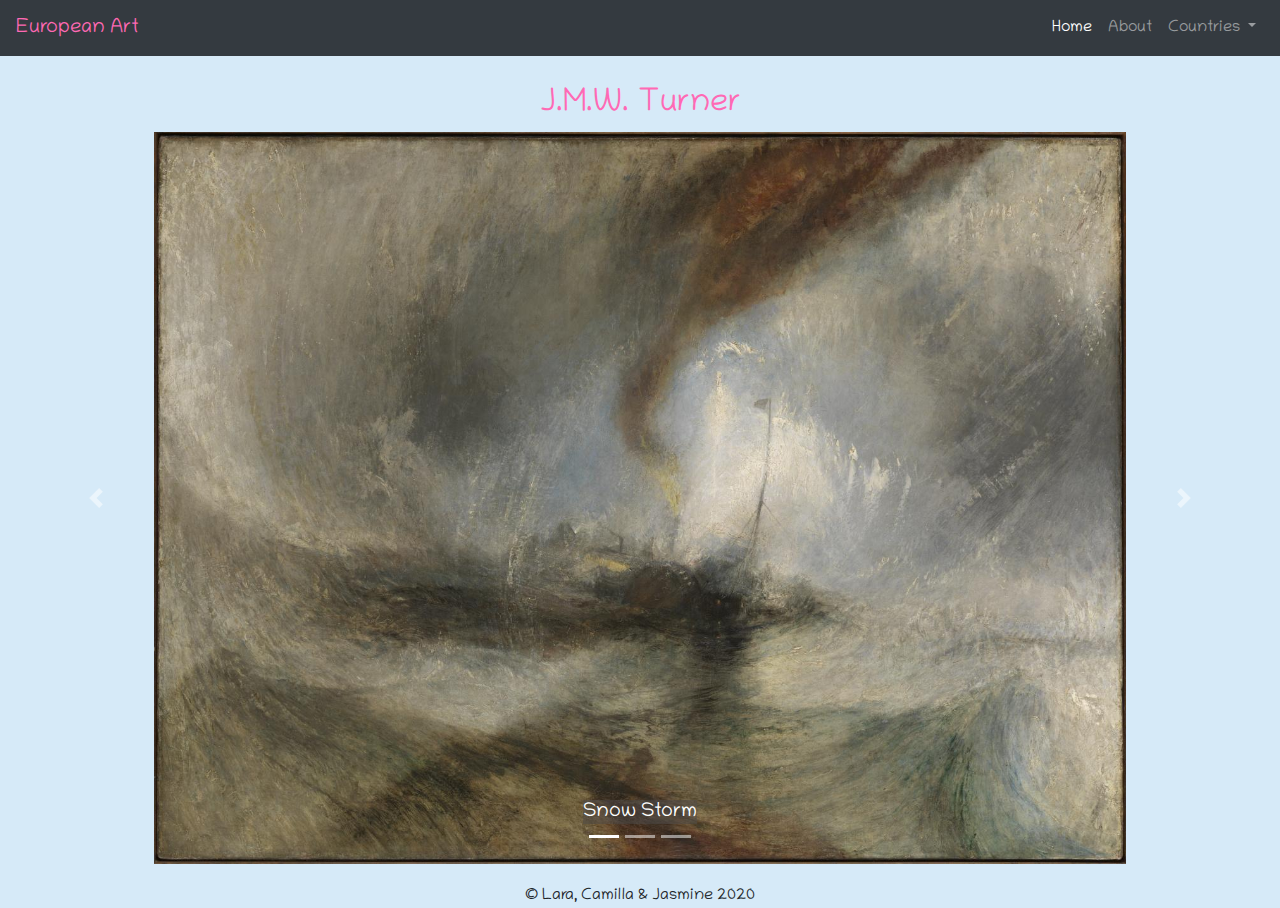
<file: jmwturner.html>
<!DOCTYPE html>
<html>
    <head>
        <title>J.M.W. Turner</title> 
        <meta name="viewport" content="width=device-width", initial-scale= 1>
        <link href="https://fonts.googleapis.com/css2?family=Chilanka&display=swap" rel="stylesheet">
        <link rel="stylesheet" href="https://stackpath.bootstrapcdn.com/bootstrap/4.3.1/css/bootstrap.min.css" integrity="sha384-ggOyR0iXCbMQv3Xipma34MD+dH/1fQ784/j6cY/iJTQUOhcWr7x9JvoRxT2MZw1T" crossorigin="anonymous">
        <link rel="stylesheet" href="style.css">
    </head>

<body class="general">

<!-- Navbar -->

<nav class="navbar navbar-expand-lg navbar-dark bg-dark" class="navbar">
  <a class="navbar-brand" href="index.html" style="color:hotpink">European Art</a>
  <button class="navbar-toggler" type="button" data-toggle="collapse" data-target="#navbarNavDropdown" aria-controls="navbarNavDropdown" aria-expanded="false" aria-label="Toggle navigation">
    <span class="navbar-toggler-icon"></span>
  </button>
  <div class="navbar-nav ml-auto" id="navbarNavDropdown" >
    <ul class="navbar-nav ml-auto">
      <li class="nav-item active">
        <a class="nav-link" href="index.html">Home <span class="sr-only">(current)</span></a>
      </li>
      <li class="nav-item">
        <a class="nav-link" href="about.html">About</a>
      </li>
      
      <li class="nav-item dropdown">
        <a class="nav-link dropdown-toggle" href="#" id="navbarDropdownMenuLink" role="button" data-toggle="dropdown" aria-haspopup="true" aria-expanded="false">
          Countries
        </a>
        <div class="dropdown-menu" aria-labelledby="navbarDropdownMenuLink">
          <a class="dropdown-item" href="germany.html">Germany</a>
          <a class="dropdown-item" href="italy.html">Italy</a>
          <a class="dropdown-item" href="unitedkingdom.html">UK</a>
        </div>
      </li>
    </ul>
  </div>
</nav>

<!-- Navbar ends -->

          <h2 class="header">J.M.W. Turner</h2>


<main>
          <div id="carouselExampleCaptions" class="carousel slide" data-ride="carousel">
            <ol class="carousel-indicators">
              <li data-target="#carouselExampleCaptions" data-slide-to="0" class="active"></li>
              <li data-target="#carouselExampleCaptions" data-slide-to="1"></li>
              <li data-target="#carouselExampleCaptions" data-slide-to="2"></li>
            </ol>
            <div class="carousel-inner">
              <div class="carousel-item active">
                <img src="images/jmwturner_1.jpg" class="d-block w-100" alt="jmwturner_1">
                <div class="carousel-caption d-none d-md-block">
                  <h5 style="background-color: #504f4f75">Snow Storm</h5>
                  
                </div>
              </div>
              <div class="carousel-item">
                <img src="images/jmwturner_2.jpg" class="d-block w-100" alt="jmwturner_2">
                <div class="carousel-caption d-none d-md-block">
                <h5 style="background-color: #504f4f75">Sea View</h5>
                  
                </div>
              </div>
              <div class="carousel-item">
                <img src="images/jmwturner_3.jpg" class="d-block w-100" alt="jmwturner_3">
                <div class="carousel-caption d-none d-md-block">
                  <h5 style="background-color: #504f4f75">Venice, from the Porch of Madonna della Salute</h5>
                </div>
              </div>
            </div>
            <a class="carousel-control-prev" href="#carouselExampleCaptions" role="button" data-slide="prev">
              <span class="carousel-control-prev-icon" aria-hidden="true"></span>
              <span class="sr-only">Previous</span>
            </a>
            <a class="carousel-control-next" href="#carouselExampleCaptions" role="button" data-slide="next">
              <span class="carousel-control-next-icon" aria-hidden="true"></span>
              <span class="sr-only">Next</span>
            </a>
          </div>
</main>

<footer style="text-align: center"> © Lara, Camilla & Jasmine 2020 </footer>

        <!-- Bootstrap needs the these 3 javascript links for things like carousel and modals to work properly.
         we also need jQuery for the code for the "scroll to the top" code in scripts.js -->
    <script src="https://code.jquery.com/jquery-3.3.1.min.js" integrity="sha256-FgpCb/KJQlLNfOu91ta32o/NMZxltwRo8QtmkMRdAu8=" crossorigin="anonymous"></script>
    <script src="https://cdnjs.cloudflare.com/ajax/libs/popper.js/1.14.7/umd/popper.min.js" integrity="sha384-UO2eT0CpHqdSJQ6hJty5KVphtPhzWj9WO1clHTMGa3JDZwrnQq4sF86dIHNDz0W1" crossorigin="anonymous"></script>
    <script src="https://stackpath.bootstrapcdn.com/bootstrap/4.3.1/js/bootstrap.min.js" integrity="sha384-JjSmVgyd0p3pXB1rRibZUAYoIIy6OrQ6VrjIEaFf/nJGzIxFDsf4x0xIM+B07jRM" crossorigin="anonymous"></script>
    </body>
</html>
</file>
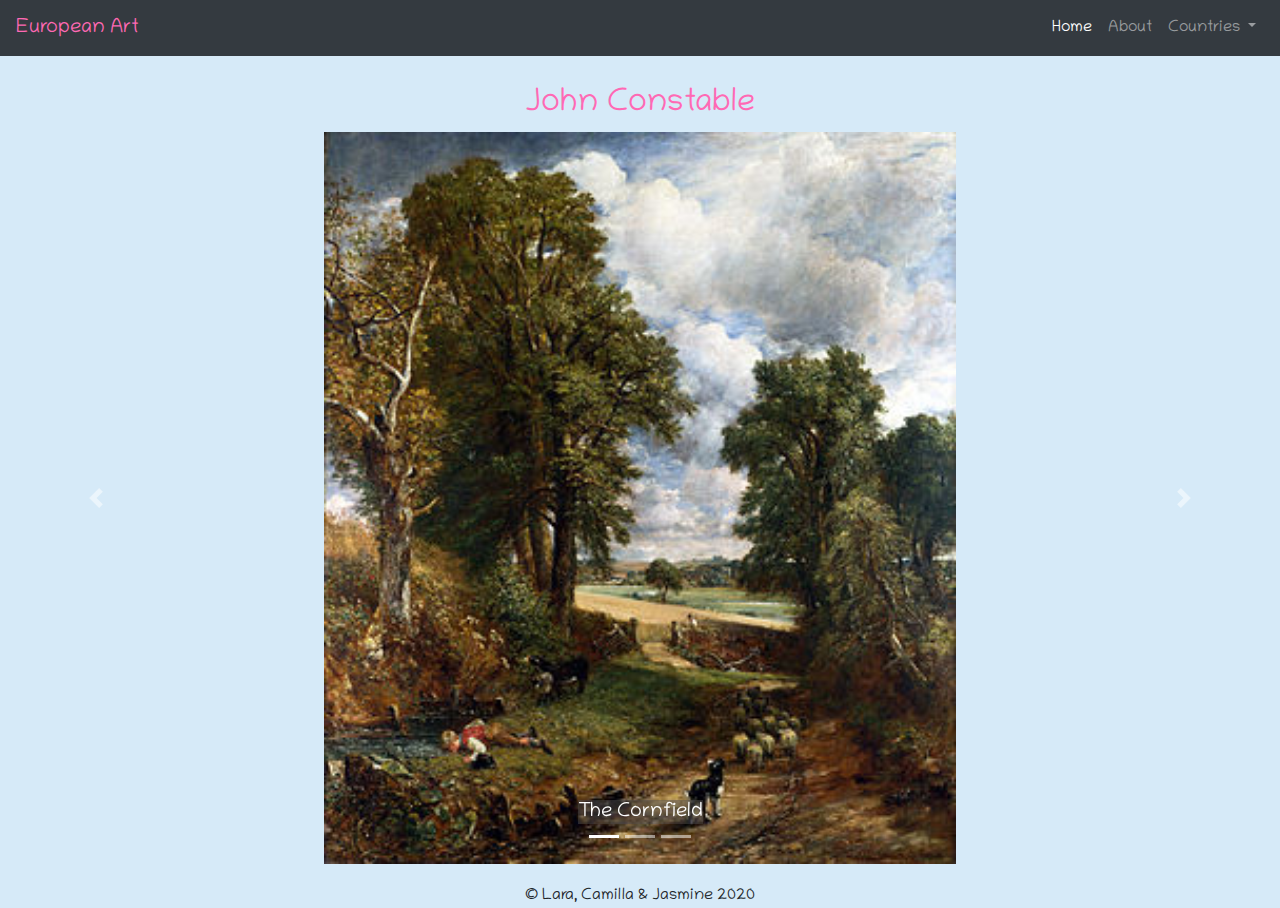
<file: john.html>
<!DOCTYPE html>
<html>
    <head>
        <title>John Constable</title> 
        <meta name="viewport" content="width=device-width", initial-scale= 1>
        <link href="https://fonts.googleapis.com/css2?family=Chilanka&display=swap" rel="stylesheet">
        <link rel="stylesheet" href="https://stackpath.bootstrapcdn.com/bootstrap/4.3.1/css/bootstrap.min.css" integrity="sha384-ggOyR0iXCbMQv3Xipma34MD+dH/1fQ784/j6cY/iJTQUOhcWr7x9JvoRxT2MZw1T" crossorigin="anonymous">
        <link rel="stylesheet" href="style.css">
    </head>

<body class="general">

<!-- Navbar -->
<nav class="navbar navbar-expand-lg navbar-dark bg-dark" class="navbar">
  <a class="navbar-brand" href="index.html" style="color:hotpink">European Art</a>
  <button class="navbar-toggler" type="button" data-toggle="collapse" data-target="#navbarNavDropdown" aria-controls="navbarNavDropdown" aria-expanded="false" aria-label="Toggle navigation">
    <span class="navbar-toggler-icon"></span>
  </button>
  <div class="navbar-nav ml-auto" id="navbarNavDropdown" >
    <ul class="navbar-nav ml-auto">
      <li class="nav-item active">
        <a class="nav-link" href="index.html">Home <span class="sr-only">(current)</span></a>
      </li>
      <li class="nav-item">
        <a class="nav-link" href="about.html">About</a>
      </li>
      
      <li class="nav-item dropdown">
        <a class="nav-link dropdown-toggle" href="#" id="navbarDropdownMenuLink" role="button" data-toggle="dropdown" aria-haspopup="true" aria-expanded="false">
          Countries
        </a>
        <div class="dropdown-menu" aria-labelledby="navbarDropdownMenuLink">
          <a class="dropdown-item" href="germany.html">Germany</a>
          <a class="dropdown-item" href="italy.html">Italy</a>
          <a class="dropdown-item" href="unitedkingdom.html">UK</a>
        </div>
      </li>
    </ul>
  </div>
</nav>

<!-- Navbar ends -->

          <h2 class="header">John Constable</h2>


<main>
          <div id="carouselExampleCaptions" class="carousel slide" data-ride="carousel">
            <ol class="carousel-indicators">
              <li data-target="#carouselExampleCaptions" data-slide-to="0" class="active"></li>
              <li data-target="#carouselExampleCaptions" data-slide-to="1"></li>
              <li data-target="#carouselExampleCaptions" data-slide-to="2"></li>
            </ol>
            <div class="carousel-inner">
              <div class="carousel-item active">
                <img src="images/John_1.jpg" class="d-block w-100" alt="John_1">
                <div class="carousel-caption d-none d-md-block">
                  <h5 style="background-color: #504f4f75"> The Cornfield</h5>
                  
                </div>
              </div>
              <div class="carousel-item">
                <img src="images/John_2.jpg" class="d-block w-100" alt="John_2">
                <div class="carousel-caption d-none d-md-block">
                <h5 style="background-color: #504f4f75">Stonehenge</h5>
                  
                </div>
              </div>
              <div class="carousel-item">
                <img src="images/John_3.jpg" class="d-block w-100" alt="John_3">
                <div class="carousel-caption d-none d-md-block">
                  <h5 style="background-color: #504f4f75">Flatford Mill</h5>
                </div>
              </div>
            </div>
            <a class="carousel-control-prev" href="#carouselExampleCaptions" role="button" data-slide="prev">
              <span class="carousel-control-prev-icon" aria-hidden="true"></span>
              <span class="sr-only">Previous</span>
            </a>
            <a class="carousel-control-next" href="#carouselExampleCaptions" role="button" data-slide="next">
              <span class="carousel-control-next-icon" aria-hidden="true"></span>
              <span class="sr-only">Next</span>
            </a>
          </div>
</main>

<footer style="text-align: center"> © Lara, Camilla & Jasmine 2020 </footer>

        <!-- Bootstrap needs the these 3 javascript links for things like carousel and modals to work properly.
         we also need jQuery for the code for the "scroll to the top" code in scripts.js -->
    <script src="https://code.jquery.com/jquery-3.3.1.min.js" integrity="sha256-FgpCb/KJQlLNfOu91ta32o/NMZxltwRo8QtmkMRdAu8=" crossorigin="anonymous"></script>
    <script src="https://cdnjs.cloudflare.com/ajax/libs/popper.js/1.14.7/umd/popper.min.js" integrity="sha384-UO2eT0CpHqdSJQ6hJty5KVphtPhzWj9WO1clHTMGa3JDZwrnQq4sF86dIHNDz0W1" crossorigin="anonymous"></script>
    <script src="https://stackpath.bootstrapcdn.com/bootstrap/4.3.1/js/bootstrap.min.js" integrity="sha384-JjSmVgyd0p3pXB1rRibZUAYoIIy6OrQ6VrjIEaFf/nJGzIxFDsf4x0xIM+B07jRM" crossorigin="anonymous"></script>
    </body>
</html>
</file>
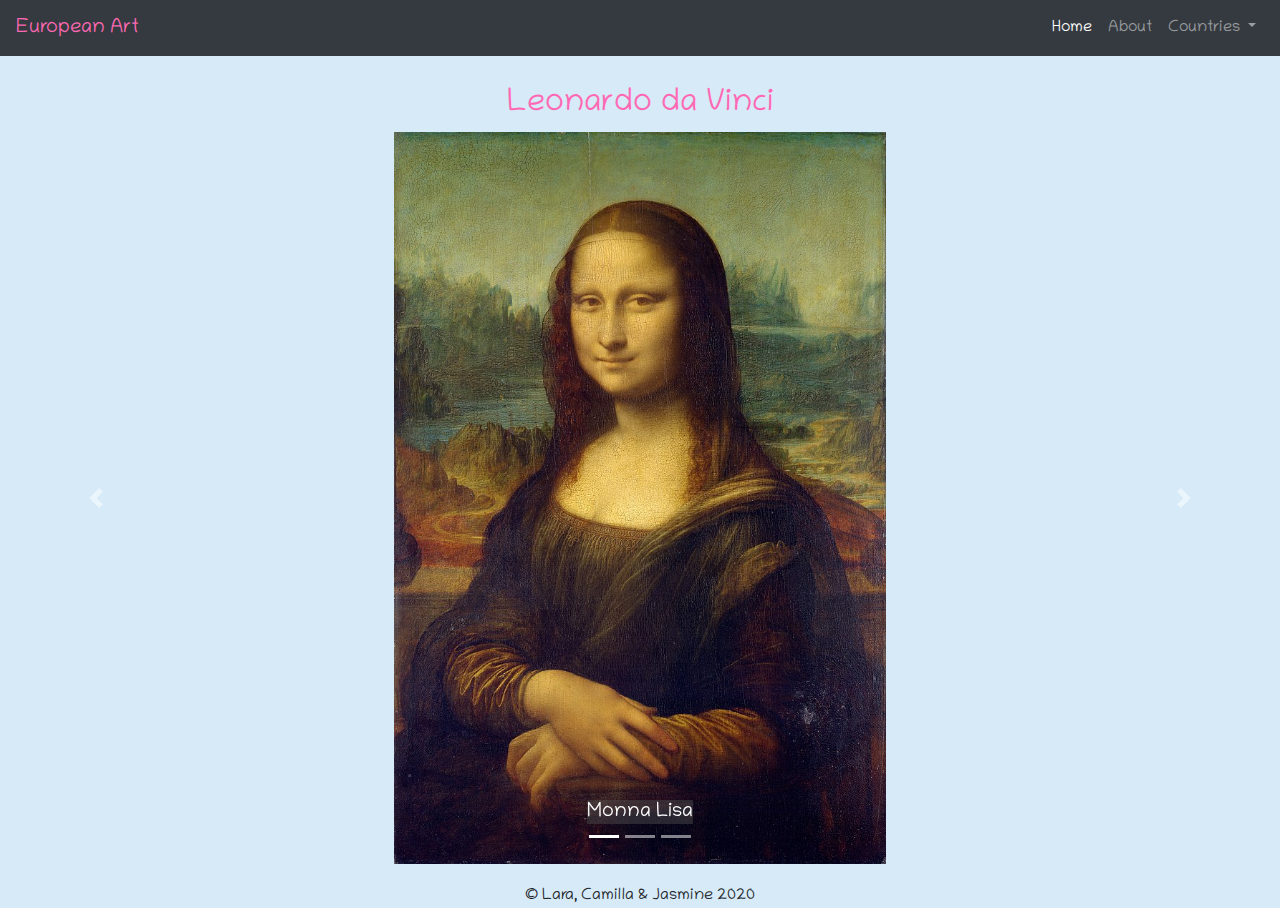
<file: leonardo.html>
<!DOCTYPE html>
<html>
    <head>
        <title>Leonardo da Vinci</title> 
        <meta name="viewport" content="width=device-width", initial-scale= 1>
        <link href="https://fonts.googleapis.com/css2?family=Chilanka&display=swap" rel="stylesheet">
        <link rel="stylesheet" href="https://stackpath.bootstrapcdn.com/bootstrap/4.3.1/css/bootstrap.min.css" integrity="sha384-ggOyR0iXCbMQv3Xipma34MD+dH/1fQ784/j6cY/iJTQUOhcWr7x9JvoRxT2MZw1T" crossorigin="anonymous">
        <link rel="stylesheet" href="style.css">
    </head>

<body class="general">

<!-- Navbar -->

<nav class="navbar navbar-expand-lg navbar-dark bg-dark" class="navbar">
  <a class="navbar-brand" href="index.html" style="color:hotpink">European Art</a>
  <button class="navbar-toggler" type="button" data-toggle="collapse" data-target="#navbarNavDropdown" aria-controls="navbarNavDropdown" aria-expanded="false" aria-label="Toggle navigation">
    <span class="navbar-toggler-icon"></span>
  </button>
  <div class="navbar-nav ml-auto" id="navbarNavDropdown" >
    <ul class="navbar-nav ml-auto">
      <li class="nav-item active">
        <a class="nav-link" href="index.html">Home <span class="sr-only">(current)</span></a>
      </li>
      <li class="nav-item">
        <a class="nav-link" href="about.html">About</a>
      </li>
      
      <li class="nav-item dropdown">
        <a class="nav-link dropdown-toggle" href="#" id="navbarDropdownMenuLink" role="button" data-toggle="dropdown" aria-haspopup="true" aria-expanded="false">
          Countries
        </a>
        <div class="dropdown-menu" aria-labelledby="navbarDropdownMenuLink">
          <a class="dropdown-item" href="germany.html">Germany</a>
          <a class="dropdown-item" href="italy.html">Italy</a>
          <a class="dropdown-item" href="unitedkingdom.html">UK</a>
        </div>
      </li>
    </ul>
  </div>
</nav>
<!-- Navbar ends -->

          <h2 class="header">Leonardo da Vinci</h2>


<main>
          <div id="carouselExampleCaptions" class="carousel slide" data-ride="carousel">
            <ol class="carousel-indicators">
              <li data-target="#carouselExampleCaptions" data-slide-to="0" class="active"></li>
              <li data-target="#carouselExampleCaptions" data-slide-to="1"></li>
              <li data-target="#carouselExampleCaptions" data-slide-to="2"></li>
            </ol>
            <div class="carousel-inner">
              <div class="carousel-item active">
                <img src="images/leonardo1.jpg" class="d-block w-100" alt="leonardo1">
                <div class="carousel-caption d-none d-md-block">
                  <h5 style="background-color: #504f4f75">Monna Lisa</h5>
                  
                </div>
              </div>
              <div class="carousel-item">
                <img src="images/leonardo2.jpg" class="d-block w-100" alt="leonardo2">
                <div class="carousel-caption d-none d-md-block">
                  <h5 style="background-color: #504f4f75">Vitruvian Man (anatomical study)</h5>
                  
                </div>
              </div>
              <div class="carousel-item">
                <img src="images/leonardo3.png" class="d-block w-100" alt="leonardo3">
                <div class="carousel-caption d-none d-md-block">
                  <h5 style="background-color: #504f4f75">The Last Supper in Pinacoteca di Brera, Milan</h5>
                </div>
              </div>
            </div>
            <a class="carousel-control-prev" href="#carouselExampleCaptions" role="button" data-slide="prev">
              <span class="carousel-control-prev-icon" aria-hidden="true"></span>
              <span class="sr-only">Previous</span>
            </a>
            <a class="carousel-control-next" href="#carouselExampleCaptions" role="button" data-slide="next">
              <span class="carousel-control-next-icon" aria-hidden="true"></span>
              <span class="sr-only">Next</span>
            </a>
          </div>
</main>

<footer style="text-align: center"> © Lara, Camilla & Jasmine 2020 </footer>

        <!-- Bootstrap needs the these 3 javascript links for things like carousel and modals to work properly.
         we also need jQuery for the code for the "scroll to the top" code in scripts.js -->
    <script src="https://code.jquery.com/jquery-3.3.1.min.js" integrity="sha256-FgpCb/KJQlLNfOu91ta32o/NMZxltwRo8QtmkMRdAu8=" crossorigin="anonymous"></script>
    <script src="https://cdnjs.cloudflare.com/ajax/libs/popper.js/1.14.7/umd/popper.min.js" integrity="sha384-UO2eT0CpHqdSJQ6hJty5KVphtPhzWj9WO1clHTMGa3JDZwrnQq4sF86dIHNDz0W1" crossorigin="anonymous"></script>
    <script src="https://stackpath.bootstrapcdn.com/bootstrap/4.3.1/js/bootstrap.min.js" integrity="sha384-JjSmVgyd0p3pXB1rRibZUAYoIIy6OrQ6VrjIEaFf/nJGzIxFDsf4x0xIM+B07jRM" crossorigin="anonymous"></script>
    </body>
</html>
</file>
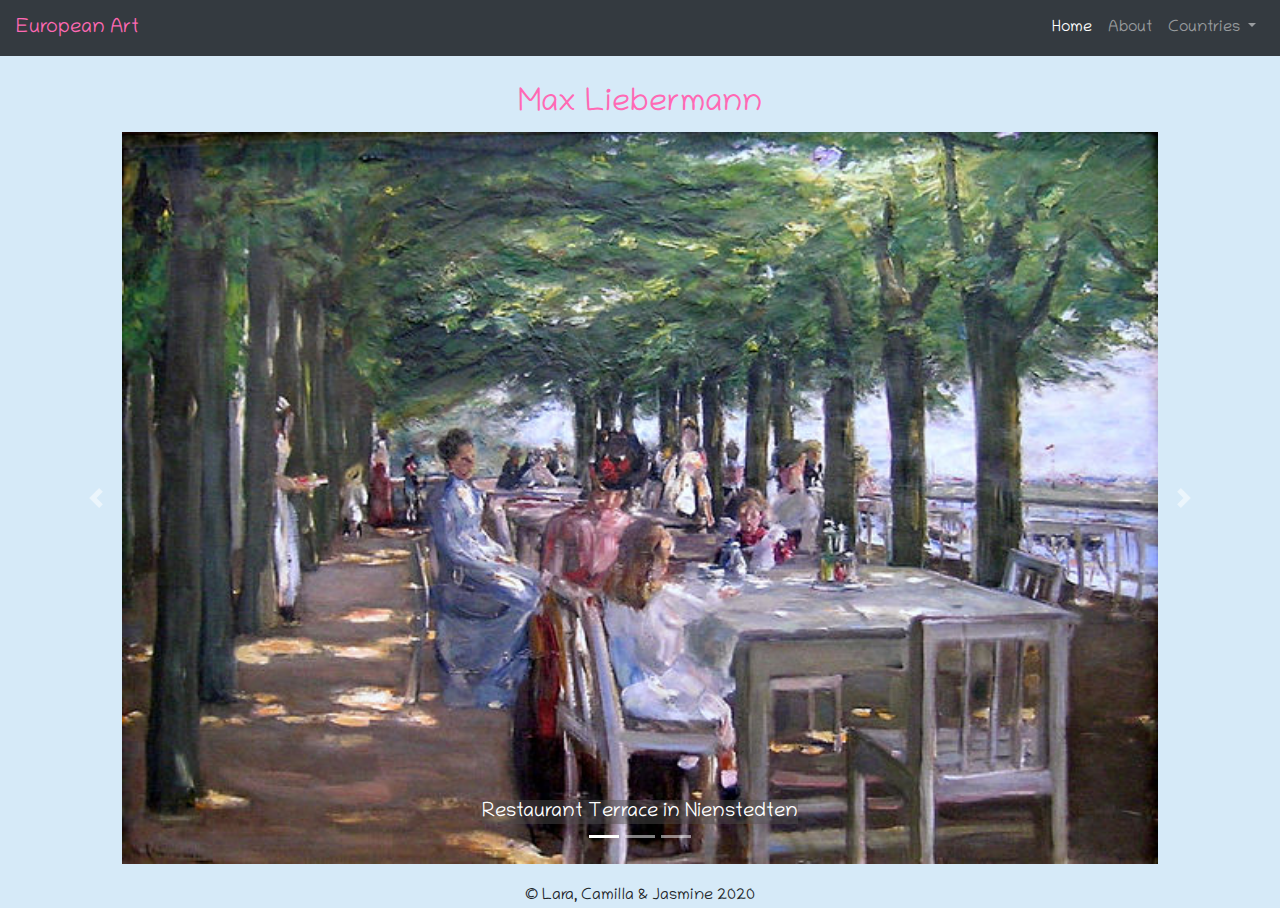
<file: liebermann.html>
<!DOCTYPE html>
<html>
    <head>
        <title>Max Liebermann</title> 
        <meta name="viewport" content="width=device-width", initial-scale= 1>
        <link href="https://fonts.googleapis.com/css2?family=Chilanka&display=swap" rel="stylesheet">
        <link rel="stylesheet" href="https://stackpath.bootstrapcdn.com/bootstrap/4.3.1/css/bootstrap.min.css" integrity="sha384-ggOyR0iXCbMQv3Xipma34MD+dH/1fQ784/j6cY/iJTQUOhcWr7x9JvoRxT2MZw1T" crossorigin="anonymous">
        <link rel="stylesheet" href="style.css">
    </head>

<body class="general">

<!-- Navbar -->

<nav class="navbar navbar-expand-lg navbar-dark bg-dark" class="navbar">
  <a class="navbar-brand" href="index.html" style="color:hotpink">European Art</a>
  <button class="navbar-toggler" type="button" data-toggle="collapse" data-target="#navbarNavDropdown" aria-controls="navbarNavDropdown" aria-expanded="false" aria-label="Toggle navigation">
    <span class="navbar-toggler-icon"></span>
  </button>
  <div class="navbar-nav ml-auto" id="navbarNavDropdown" >
    <ul class="navbar-nav ml-auto">
      <li class="nav-item active">
        <a class="nav-link" href="index.html">Home <span class="sr-only">(current)</span></a>
      </li>
      <li class="nav-item">
        <a class="nav-link" href="about.html">About</a>
      </li>
      
      <li class="nav-item dropdown">
        <a class="nav-link dropdown-toggle" href="#" id="navbarDropdownMenuLink" role="button" data-toggle="dropdown" aria-haspopup="true" aria-expanded="false">
          Countries
        </a>
        <div class="dropdown-menu" aria-labelledby="navbarDropdownMenuLink">
          <a class="dropdown-item" href="germany.html">Germany</a>
          <a class="dropdown-item" href="italy.html">Italy</a>
          <a class="dropdown-item" href="unitedkingdom.html">UK</a>
        </div>
      </li>
    </ul>
  </div>
</nav>

<!-- Navbar ends -->

          <h2 class="header">Max Liebermann</h2>


<main>
          <div id="carouselExampleCaptions" class="carousel slide" data-ride="carousel">
            <ol class="carousel-indicators">
              <li data-target="#carouselExampleCaptions" data-slide-to="0" class="active"></li>
              <li data-target="#carouselExampleCaptions" data-slide-to="1"></li>
              <li data-target="#carouselExampleCaptions" data-slide-to="2"></li>
            </ol>
            <div class="carousel-inner">
              <div class="carousel-item active">
                <img src="images/Liebermann1.jpg" class="d-block w-100" alt="Liebermann_1">
                <div class="carousel-caption d-none d-md-block">
                  <h5 style="background-color: #504f4f75">Restaurant Terrace in Nienstedten</h5>
                  
                </div>
              </div>
              <div class="carousel-item">
                <img src="images/Liebermann2.jpg" class="d-block w-100" alt="Liebermann_2">
                <div class="carousel-caption d-none d-md-block">
                <h5 style="background-color: #504f4f75">Two Riders on the Beach</h5>
                  
                </div>
              </div>
              <div class="carousel-item">
                <img src="images/Liebermann_3.jpg" class="d-block w-100" alt="Liebermann_3">
                <div class="carousel-caption d-none d-md-block">
                  <h5 style="background-color: #504f4f75">Jesus in the Temple</h5>
                </div>
              </div>
            </div>
            <a class="carousel-control-prev" href="#carouselExampleCaptions" role="button" data-slide="prev">
              <span class="carousel-control-prev-icon" aria-hidden="true"></span>
              <span class="sr-only">Previous</span>
            </a>
            <a class="carousel-control-next" href="#carouselExampleCaptions" role="button" data-slide="next">
              <span class="carousel-control-next-icon" aria-hidden="true"></span>
              <span class="sr-only">Next</span>
            </a>
          </div>
</main>

<footer style="text-align: center"> © Lara, Camilla & Jasmine 2020 </footer>

        <!-- Bootstrap needs the these 3 javascript links for things like carousel and modals to work properly.
         we also need jQuery for the code for the "scroll to the top" code in scripts.js -->
    <script src="https://code.jquery.com/jquery-3.3.1.min.js" integrity="sha256-FgpCb/KJQlLNfOu91ta32o/NMZxltwRo8QtmkMRdAu8=" crossorigin="anonymous"></script>
    <script src="https://cdnjs.cloudflare.com/ajax/libs/popper.js/1.14.7/umd/popper.min.js" integrity="sha384-UO2eT0CpHqdSJQ6hJty5KVphtPhzWj9WO1clHTMGa3JDZwrnQq4sF86dIHNDz0W1" crossorigin="anonymous"></script>
    <script src="https://stackpath.bootstrapcdn.com/bootstrap/4.3.1/js/bootstrap.min.js" integrity="sha384-JjSmVgyd0p3pXB1rRibZUAYoIIy6OrQ6VrjIEaFf/nJGzIxFDsf4x0xIM+B07jRM" crossorigin="anonymous"></script>
    </body>
</html>
</file>
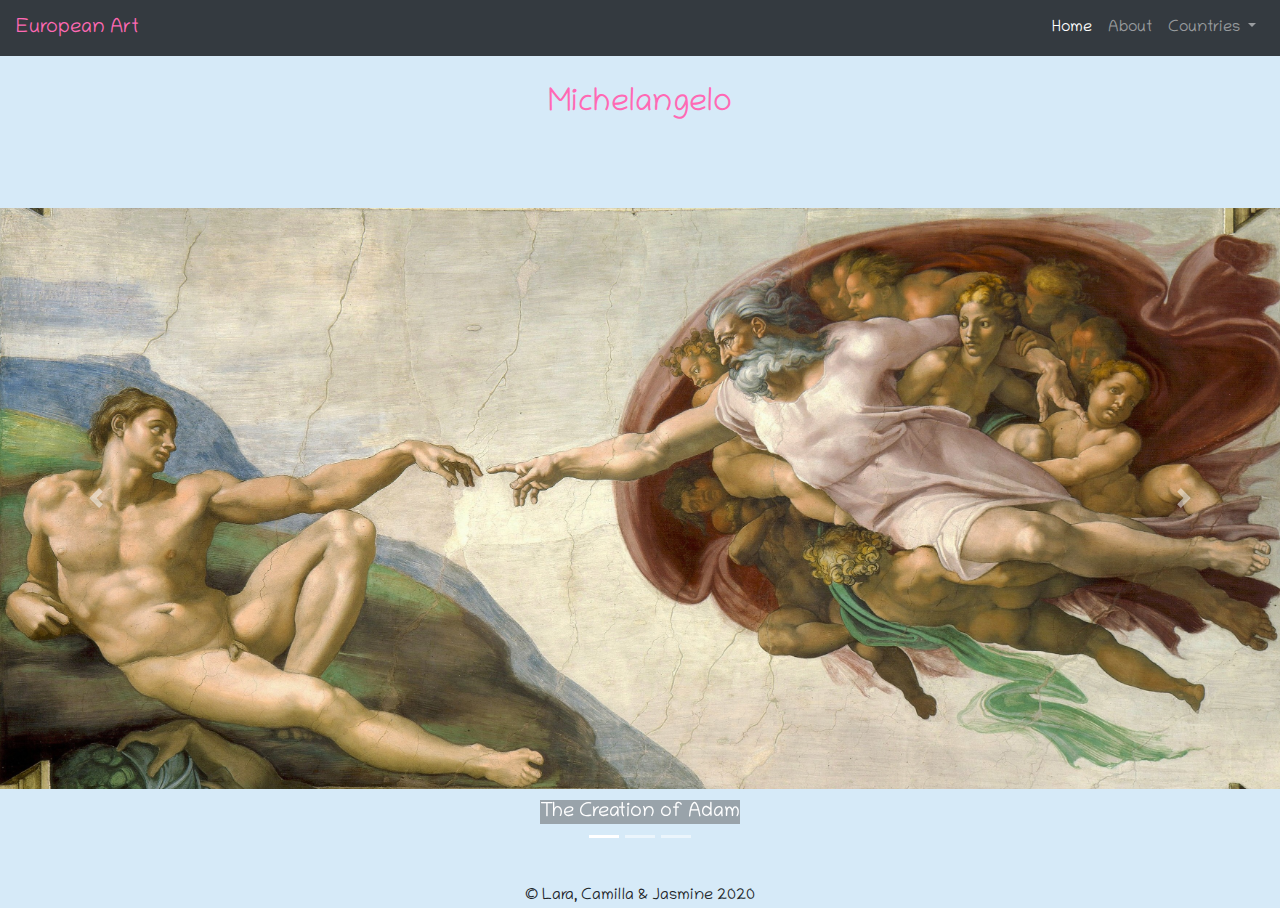
<file: michelangelo.html>
<!DOCTYPE html>
<html>
    <head>
        <title>Michelangelo</title> 
        <meta name="viewport" content="width=device-width", initial-scale= 1>
        <link href="https://fonts.googleapis.com/css2?family=Chilanka&display=swap" rel="stylesheet">
        <link rel="stylesheet" href="https://stackpath.bootstrapcdn.com/bootstrap/4.3.1/css/bootstrap.min.css" integrity="sha384-ggOyR0iXCbMQv3Xipma34MD+dH/1fQ784/j6cY/iJTQUOhcWr7x9JvoRxT2MZw1T" crossorigin="anonymous">
        <link rel="stylesheet" href="style.css">
    </head>

<body class="general">

<!-- Navbar -->
<nav class="navbar navbar-expand-lg navbar-dark bg-dark" class="navbar">
  <a class="navbar-brand" href="index.html" style="color:hotpink">European Art</a>
  <button class="navbar-toggler" type="button" data-toggle="collapse" data-target="#navbarNavDropdown" aria-controls="navbarNavDropdown" aria-expanded="false" aria-label="Toggle navigation">
    <span class="navbar-toggler-icon"></span>
  </button>
  <div class="navbar-nav ml-auto" id="navbarNavDropdown" >
    <ul class="navbar-nav ml-auto">
      <li class="nav-item active">
        <a class="nav-link" href="index.html">Home <span class="sr-only">(current)</span></a>
      </li>
      <li class="nav-item">
        <a class="nav-link" href="about.html">About</a>
      </li>
      
      <li class="nav-item dropdown">
        <a class="nav-link dropdown-toggle" href="#" id="navbarDropdownMenuLink" role="button" data-toggle="dropdown" aria-haspopup="true" aria-expanded="false">
          Countries
        </a>
        <div class="dropdown-menu" aria-labelledby="navbarDropdownMenuLink">
          <a class="dropdown-item" href="germany.html">Germany</a>
          <a class="dropdown-item" href="italy.html">Italy</a>
          <a class="dropdown-item" href="unitedkingdom.html">UK</a>
        </div>
      </li>
    </ul>
  </div>
</nav>
<!-- Navbar ends -->

          <h2 class="header">Michelangelo</h2>


<main>
          <div id="carouselExampleCaptions" class="carousel slide" data-ride="carousel">
            <ol class="carousel-indicators">
              <li data-target="#carouselExampleCaptions" data-slide-to="0" class="active"></li>
              <li data-target="#carouselExampleCaptions" data-slide-to="1"></li>
              <li data-target="#carouselExampleCaptions" data-slide-to="2"></li>
            </ol>
            <div class="carousel-inner">
              <div class="carousel-item active">
                <img src="images/michelangelo1.jpg" class="d-block w-100" alt="michelangelo1">
                <div class="carousel-caption d-none d-md-block">
                  <h5 style="background-color: #504f4f75">The Creation of Adam</h5>
                  
                </div>
              </div>
              <div class="carousel-item">
                <img src="images/michelangelo2.jpeg" class="d-block w-100" alt="michelangelo2">
                <div class="carousel-caption d-none d-md-block">
                  <h5 style="background-color: #504f4f75">The David</h5>
                  
                </div>
              </div>
              <div class="carousel-item">
                <img src="images/michelangelo3.jpg" class="d-block w-100" alt="michelangelo3">
                <div class="carousel-caption d-none d-md-block">
                  <h5 style="background-color: #504f4f75">The Universal Judgement, in the Sistine Chapel, Rome</h5>
                </div>
              </div>
            </div>
            <a class="carousel-control-prev" href="#carouselExampleCaptions" role="button" data-slide="prev">
              <span class="carousel-control-prev-icon" aria-hidden="true"></span>
              <span class="sr-only">Previous</span>
            </a>
            <a class="carousel-control-next" href="#carouselExampleCaptions" role="button" data-slide="next">
              <span class="carousel-control-next-icon" aria-hidden="true"></span>
              <span class="sr-only">Next</span>
            </a>
          </div>
</main>

<footer style="text-align: center"> © Lara, Camilla & Jasmine 2020 </footer>

        <!-- Bootstrap needs the these 3 javascript links for things like carousel and modals to work properly.
         we also need jQuery for the code for the "scroll to the top" code in scripts.js -->
    <script src="https://code.jquery.com/jquery-3.3.1.min.js" integrity="sha256-FgpCb/KJQlLNfOu91ta32o/NMZxltwRo8QtmkMRdAu8=" crossorigin="anonymous"></script>
    <script src="https://cdnjs.cloudflare.com/ajax/libs/popper.js/1.14.7/umd/popper.min.js" integrity="sha384-UO2eT0CpHqdSJQ6hJty5KVphtPhzWj9WO1clHTMGa3JDZwrnQq4sF86dIHNDz0W1" crossorigin="anonymous"></script>
    <script src="https://stackpath.bootstrapcdn.com/bootstrap/4.3.1/js/bootstrap.min.js" integrity="sha384-JjSmVgyd0p3pXB1rRibZUAYoIIy6OrQ6VrjIEaFf/nJGzIxFDsf4x0xIM+B07jRM" crossorigin="anonymous"></script>
    </body>
    
</html>
</file>
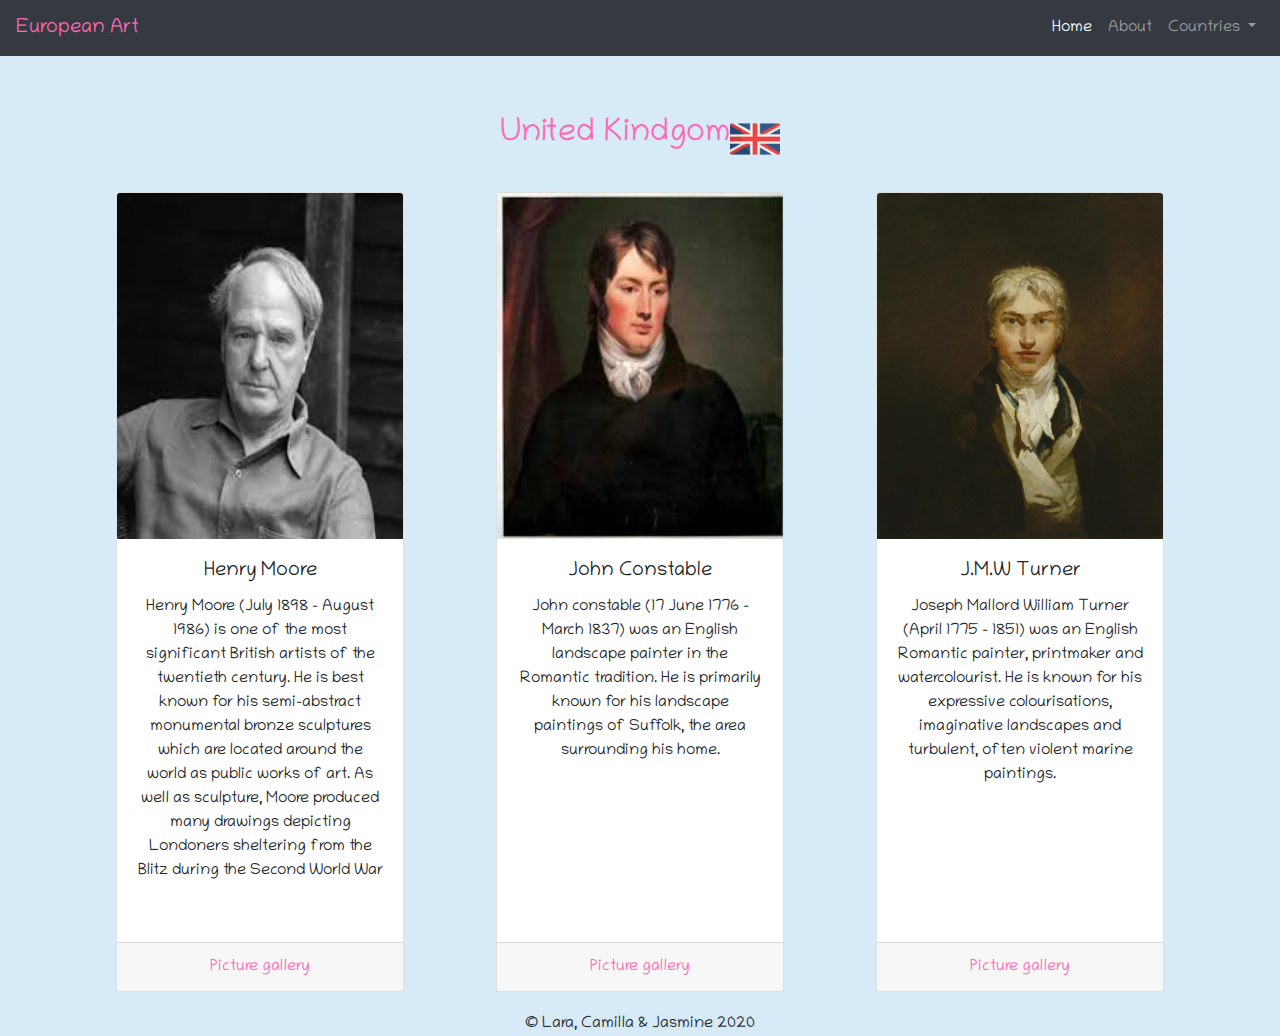
<file: unitedkingdom.html>
<!DOCTYPE html>
<html>

   <head>
      <title>United Kindgom</title> 
      <meta name="viewport" content="width=device-width", initial-scale= 1>
      <link href="https://fonts.googleapis.com/css2?family=Chilanka&display=swap" rel="stylesheet">
      <link rel="stylesheet" href="https://stackpath.bootstrapcdn.com/bootstrap/4.3.1/css/bootstrap.min.css" integrity="sha384-ggOyR0iXCbMQv3Xipma34MD+dH/1fQ784/j6cY/iJTQUOhcWr7x9JvoRxT2MZw1T" crossorigin="anonymous">
      <link rel="stylesheet" href="style.css">
  </head>

  <body class="general">

    <!-- Navbar -->

    <nav class="navbar navbar-expand-lg navbar-dark bg-dark" class="navbar">
      <a class="navbar-brand" href="index.html" style="color:hotpink">European Art</a>
      <button class="navbar-toggler" type="button" data-toggle="collapse" data-target="#navbarNavDropdown" aria-controls="navbarNavDropdown" aria-expanded="false" aria-label="Toggle navigation">
        <span class="navbar-toggler-icon"></span>
      </button>
      <div class="navbar-nav ml-auto" id="navbarNavDropdown" >
        <ul class="navbar-nav ml-auto">
          <li class="nav-item active">
            <a class="nav-link" href="index.html">Home <span class="sr-only">(current)</span></a>
          </li>
          <li class="nav-item">
            <a class="nav-link" href="about.html">About</a>
          </li>
          
          <li class="nav-item dropdown">
            <a class="nav-link dropdown-toggle" href="#" id="navbarDropdownMenuLink" role="button" data-toggle="dropdown" aria-haspopup="true" aria-expanded="false">
              Countries
            </a>
            <div class="dropdown-menu" aria-labelledby="navbarDropdownMenuLink">
              <a class="dropdown-item" href="germany.html">Germany</a>
              <a class="dropdown-item" href="italy.html">Italy</a>
              <a class="dropdown-item" href="unitedkingdom.html">UK</a>
            </div>
          </li>
        </ul>
      </div>
    </nav>
    <!-- Navbar ends -->

  <main>
    <div class="container" id="Country">

      <div class="header">
      <h2 style=text-align:center class="title" > United Kindgom</h2>
      <img src="united-kingdom.png" id="britishflag" width="50" height="50">
      </div>

        <div class="row" id="artists">
          <div class="col-lg-4">
            <div class="card text-center" style="width: 18rem; height: 50rem;">
              <img src="images/Henrymoore.jpg" class="card-img-top" alt="Duerer" >
              <div class="card-body">
                <h5 class="card-title">Henry Moore</h5>
                <p class="card-text">
                    Henry Moore (July 1898 – August 1986) is one of the most significant British artists of the twentieth century. He is best known for his semi-abstract monumental bronze sculptures which are located around the world as public works of art. As well as sculpture, Moore produced many drawings depicting Londoners sheltering from the Blitz during the Second World War
                     </p>
               
              </div>
              <div class="card-footer">
                <a class="card-link" href="Henry.html">Picture gallery <span class="sr-only">(current)</span></a>
              </div>
            </div>
          </div>
          <div class="col-lg-4">
            <div class="card text-center" style="width: 18rem; height: 50rem;">
              <img src="images/Johnconstable.jpg" class="card-img-top" alt="Friedrich">
              <div class="card-body">
                <h5 class="card-title">John Constable</h5>
                <p class="card-text">John constable (17 June 1776 – March 1837) was an English landscape painter in the Romantic tradition. He is primarily known for his landscape paintings of Suffolk, the area surrounding his home.  </p>
                
              </div>
              <div class="card-footer">
                <a class="card-link" href="john.html">Picture gallery <span class="sr-only">(current)</span></a>
              </div>
            </div>
          </div>
            <div class="col-lg-4">
              <div class="card text-center" style="width: 18rem; height: 50rem;">
                <img src="images/Jmwturner.jpg" class="card-img-top" alt="JMW Turner">
                <div class="card-body">
                    <h5 class="card-title">J.M.W Turner</h5>
                    <p class="card-text">Joseph Mallord William Turner (April 1775 – 1851) was an English Romantic painter, printmaker and watercolourist. He is known for his expressive colourisations, imaginative landscapes and turbulent, often violent marine paintings.  </p>
                    
                </div>
                <div class="card-footer">
                  <a class="card-link" href="jmwturner.html">Picture gallery <span class="sr-only">(current)</span></a>
                </div>
              </div>
              
              
            </div> 
        </div>
    </div>       
</main>

<footer style="text-align: center"> © Lara, Camilla & Jasmine 2020 </footer>

        <!-- Bootstrap needs the these 3 javascript links for things like carousel and modals to work properly.
         we also need jQuery for the code for the "scroll to the top" code in scripts.js -->
    <script src="https://code.jquery.com/jquery-3.3.1.min.js" integrity="sha256-FgpCb/KJQlLNfOu91ta32o/NMZxltwRo8QtmkMRdAu8=" crossorigin="anonymous"></script>
    <script src="https://cdnjs.cloudflare.com/ajax/libs/popper.js/1.14.7/umd/popper.min.js" integrity="sha384-UO2eT0CpHqdSJQ6hJty5KVphtPhzWj9WO1clHTMGa3JDZwrnQq4sF86dIHNDz0W1" crossorigin="anonymous"></script>
    <script src="https://stackpath.bootstrapcdn.com/bootstrap/4.3.1/js/bootstrap.min.js" integrity="sha384-JjSmVgyd0p3pXB1rRibZUAYoIIy6OrQ6VrjIEaFf/nJGzIxFDsf4x0xIM+B07jRM" crossorigin="anonymous"></script>

    </body>

</html>
</file>
<file: homestyle.css>
.general {
 background-color: #D6EAF8;;
 font-family: 'Chilanka', cursive;
}

.navbar
{
    border-bottom:1px solid #000;
    border-top: 1px solid #000; 
}

.header{
display: flex;
flex-wrap: wrap;
margin-top: 10px;
justify-content: center;
align-content: center;
align-items: center;
}

.centering {
text-align: center;
}

#bugs {
max-block-size: 6rem;
margin-bottom: 10px;
}

#tweety {
    max-block-size: 6rem;
    margin-bottom: 10px;
}

/* Elements */

h1 {
color:hotpink;
text-align: center;
}


p {
padding: 20px
}

h2 {
color:hotpink
}

footer {
padding-top: 30px
}

#worldmap img {
    height: calc(100vh - 170px);
    object-fit: contain;
}

.aboutourproject {
 width: 80%;
 margin: 0 auto;
 text-align: justify;
}

form {
    padding: 30px;
    border: solid black;
}

.divider {
display: block;
margin-left: auto;
margin-right: auto;
max-width: 400px;
max-height: 200px;
margin-bottom: 40px;
}

#button {
background-color: hotpink;
border-color: hotpink;
}
</file>
<file: style.css>
.general {
    background-color: #D6EAF8;;
    font-family: 'Chilanka', cursive;
}

h2 {
color: hotpink;
}

h5 {
display: table;
margin: 0 auto;
float: center;
}

a {
color: hotpink;
}

.header {
    display: flex;
    flex-wrap: wrap;
    margin-top: 30px;
    justify-content: center;
    align-content: center;
    align-items: center;
}

footer {
padding-top: 20px;
}

#germanyflag {
padding: 15px;
max-width: 10%;
}

.title {
padding-top: 30px;
padding-bottom: 30px;
}

.general {
    background-color: #D6EAF8;
    font-family: 'Chilanka', cursive;
}

#carouselExampleCaptions img {
    height: calc(100vh - 168px);
    object-fit: contain;
}



.card-img-top {
    width: 286px; 
    height: 346px;
    object-fit: fill;
}

.card {
    margin: auto;
}
</file>
